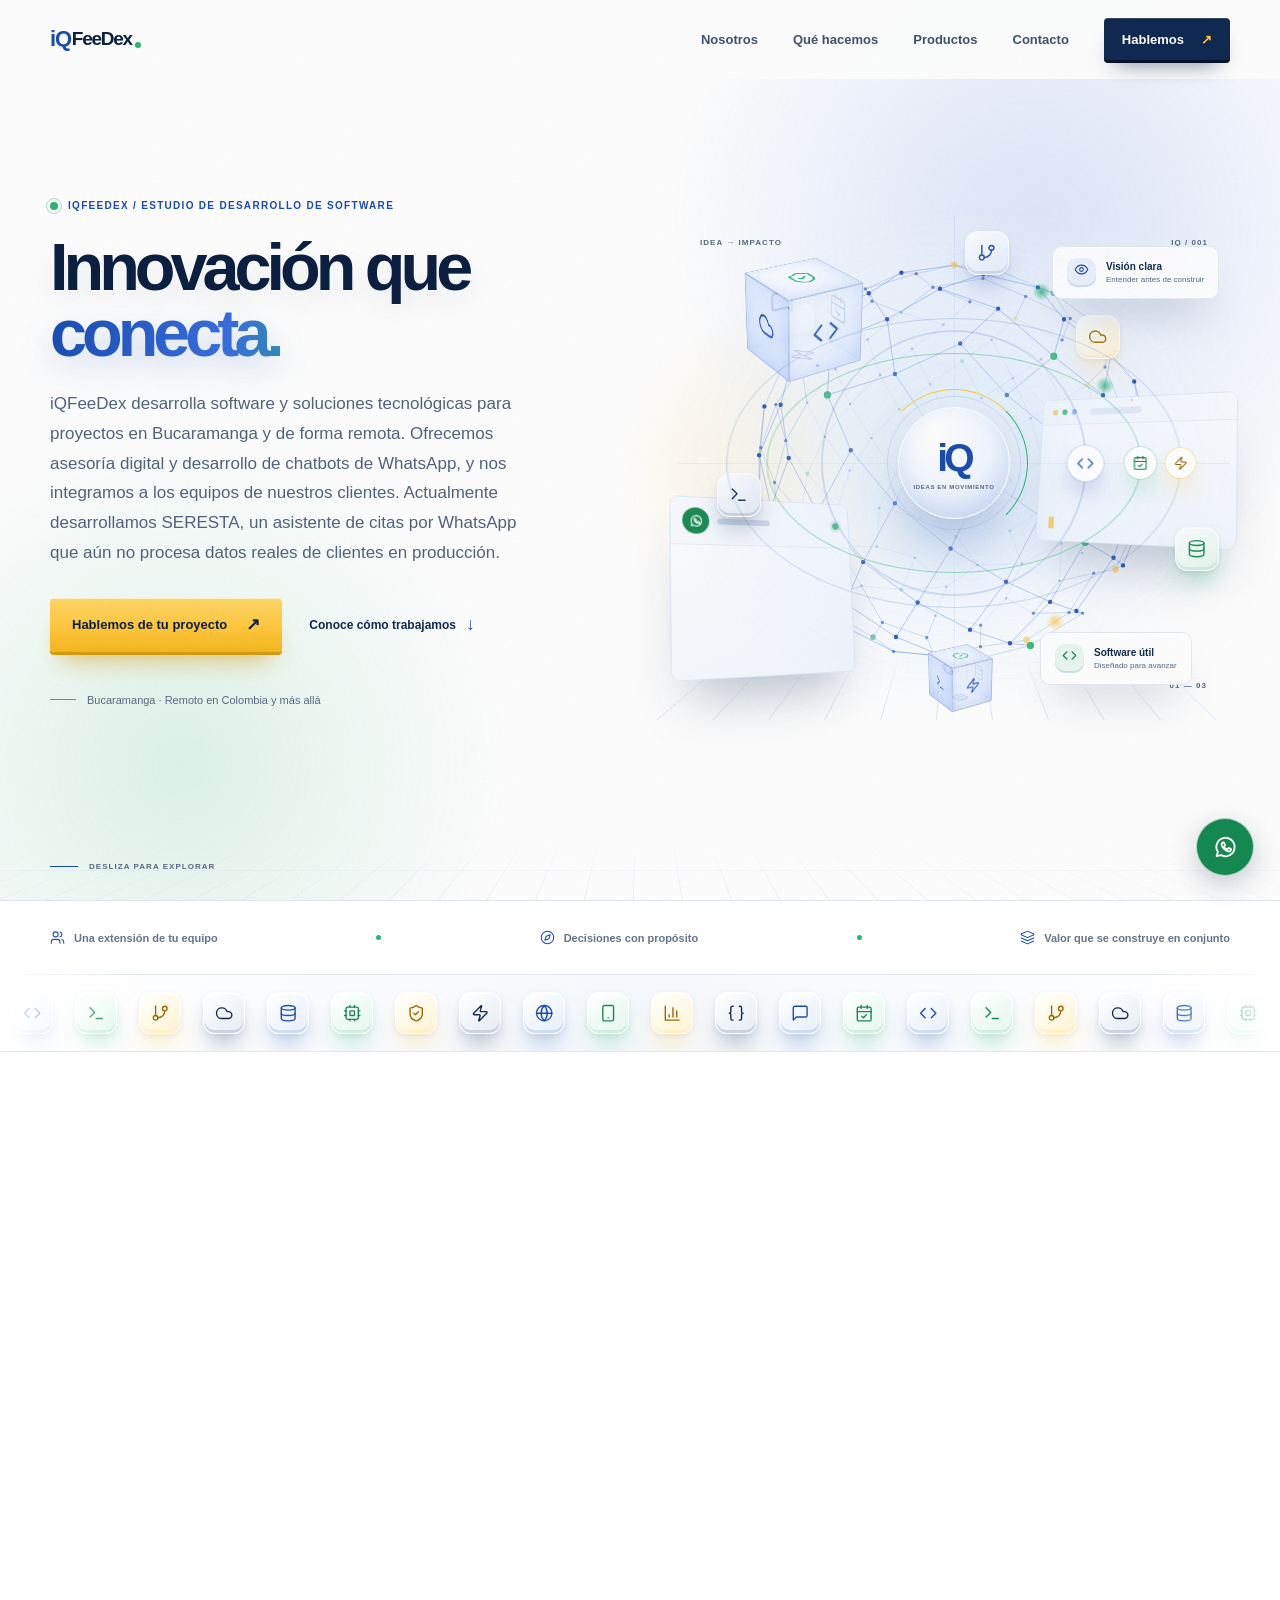
<file: index.html>
<!doctype html>
<html lang="es-CO">
  <head>
    <meta charset="utf-8">
    <meta name="viewport" content="width=device-width, initial-scale=1">
    <meta name="theme-color" content="#f6f8fc">
    <meta name="description" content="Desarrollo de software, asesoría digital y chatbots de WhatsApp en Bucaramanga y de forma remota. Conoce iQFeeDex y SERESTA, producto en desarrollo.">
    <meta name="robots" content="index, follow, max-image-preview:large">
    <meta name="author" content="iQFeeDex">
    <link rel="canonical" href="https://www.iqfeedex.bond/">
    <meta property="og:type" content="website">
    <meta property="og:locale" content="es_CO">
    <meta property="og:site_name" content="iQFeeDex">
    <meta property="og:url" content="https://www.iqfeedex.bond/">
    <meta property="og:title" content="iQFeeDex | Desarrollo de software en Bucaramanga">
    <meta property="og:description" content="Desarrollo de software, asesoría digital y chatbots de WhatsApp en Bucaramanga y de forma remota. Conoce iQFeeDex y SERESTA, producto en desarrollo.">
    <!-- TODO: exportar og-image.svg a og-image.png (1200×630) y actualizar esta URL -->
    <meta property="og:image" content="https://www.iqfeedex.bond/og-image.svg">
    <meta property="og:image:alt" content="iQFeeDex — Innovación que conecta">
    <meta name="twitter:card" content="summary_large_image">
    <meta name="twitter:title" content="iQFeeDex | Desarrollo de software en Bucaramanga">
    <meta name="twitter:description" content="Desarrollo de software, asesoría digital y chatbots de WhatsApp en Bucaramanga y de forma remota. Conoce iQFeeDex y SERESTA, producto en desarrollo.">
    <meta name="twitter:image" content="https://www.iqfeedex.bond/og-image.svg">
    <title>iQFeeDex | Desarrollo de software en Bucaramanga</title>
    <link rel="icon" href="/favicon.svg" type="image/svg+xml">
    <link rel="stylesheet" href="/assets/css/styles.css">
    <link rel="stylesheet" href="/assets/css/depth.css">
    <script type="application/ld+json">
      {
        "@context": "https://schema.org",
        "@graph": [
          {
            "@type": "Organization",
            "@id": "https://www.iqfeedex.bond/#organization",
            "name": "iQFeeDex",
            "url": "https://www.iqfeedex.bond/",
            "logo": "https://www.iqfeedex.bond/favicon.svg",
            "email": "Jfelipepabong@gmail.com",
            "telephone": "+573207792998",
            "description": "Desarrollo de software, asesoría digital y chatbots de WhatsApp para proyectos en Bucaramanga y de forma remota. SERESTA es un asistente de citas en desarrollo.",
            "slogan": "Innovación que conecta",
            "address": {
              "@type": "PostalAddress",
              "addressRegion": "Santander",
              "addressCountry": "CO"
            },
            "knowsAbout": ["Desarrollo de software", "Asesoría digital", "Chatbots de WhatsApp", "Creación de productos digitales", "Acompañamiento de producto"]
          },
          {
            "@type": "ProfessionalService",
            "@id": "https://www.iqfeedex.bond/#servicio",
            "name": "Estudio de desarrollo de software y soluciones tecnológicas",
            "provider": { "@id": "https://www.iqfeedex.bond/#organization" },
            "url": "https://www.iqfeedex.bond/",
            "email": "Jfelipepabong@gmail.com",
            "telephone": "+573207792998",
            "areaServed": ["Bucaramanga", "Colombia", "Worldwide"],
            "availableLanguage": ["Spanish"],
            "inLanguage": "es-CO"
          },
          {
            "@type": "WebSite",
            "@id": "https://www.iqfeedex.bond/#website",
            "url": "https://www.iqfeedex.bond/",
            "name": "iQFeeDex",
            "inLanguage": "es-CO",
            "publisher": { "@id": "https://www.iqfeedex.bond/#organization" }
          }
        ]
      }
    </script>
    <script type="module" src="/assets/js/main.js"></script>
  </head>
  <body id="top">
    <div class="preloader" aria-hidden="true">
      <span class="preloader__brand">iQ<span>Fee</span>Dex</span>
      <span class="preloader__line"></span>
    </div>
    <a class="skip-link" href="#contenido">Saltar al contenido</a>
    <iq-header></iq-header>
    <main id="contenido">
      <section class="hero section-wrap" data-story-scene aria-labelledby="hero-title">
        <div class="hero__copy">
          <p class="eyebrow hero-enter"><span class="status-dot"></span> iQFeeDex / Estudio de desarrollo de software</p>
          <h1 id="hero-title" class="hero-enter">Innovación que <span>conecta.</span></h1>
          <p class="hero__intro hero-enter">iQFeeDex desarrolla software y soluciones tecnológicas para proyectos en Bucaramanga y de forma remota. Ofrecemos asesoría digital y desarrollo de chatbots de WhatsApp, y nos integramos a los equipos de nuestros clientes. Actualmente desarrollamos SERESTA, un asistente de citas por WhatsApp que aún no procesa datos reales de clientes en producción.</p>
          <div class="hero__actions hero-enter">
            <a class="button button--yellow" href="#contacto">Hablemos de tu proyecto <span aria-hidden="true">↗</span></a>
            <a class="text-link" href="#enfoque">Conoce cómo trabajamos <span aria-hidden="true">↓</span></a>
          </div>
          <div class="hero__note hero-enter"><span class="hero__note-line"></span><span>Bucaramanga · Remoto en Colombia y más allá</span></div>
        </div>
        <div class="hero-art" role="img" aria-label="Ilustración abstracta de una red de ideas que se convierte en software">
          <div class="hero-art__system" aria-hidden="true">
            <div class="hero-art__nebula hero-art__nebula--one"></div>
            <div class="hero-art__nebula hero-art__nebula--two"></div>
            <div class="hero-art__glow"></div>
            <div class="orbit orbit--one"><span class="orbit__satellite orbit__satellite--blue"></span></div>
            <div class="orbit orbit--two"><span class="orbit__satellite orbit__satellite--green"></span></div>
            <div class="orbit orbit--three"><span class="orbit__satellite orbit__satellite--yellow"></span></div>
            <span class="hero-art__star hero-art__star--one"></span>
            <span class="hero-art__star hero-art__star--two"></span>
            <span class="hero-art__star hero-art__star--three"></span>
            <div class="orbit__core"><span>iQ</span><span class="orbit__core-caption">IDEAS EN MOVIMIENTO</span></div>
            <span class="hero-art__axis hero-art__axis--x"></span>
            <span class="hero-art__axis hero-art__axis--y"></span>
          </div>
          <div class="hero-art__topline"><span>IDEA → IMPACTO</span><span>IQ / 001</span></div>
          <div class="art-label art-label--top"><span class="art-label__icon">↗</span><span><b>Visión clara</b><small>Entender antes de construir</small></span></div>
          <div class="art-label art-label--bottom"><span class="art-label__icon art-label__icon--green">⌘</span><span><b>Software útil</b><small>Diseñado para avanzar</small></span></div>
          <span class="hero-art__index">01 — 03</span>
        </div>
        <div class="hero__scroll" aria-hidden="true"><span></span> DESLIZA PARA EXPLORAR</div>
      </section>

      <section class="signal-strip" aria-label="Nuestra forma de colaborar">
        <div class="signal-strip__inner">
          <span>Una extensión de tu equipo</span><i></i>
          <span>Decisiones con propósito</span><i></i>
          <span>Valor que se construye en conjunto</span>
        </div>
      </section>

      <section class="section section-wrap" id="enfoque" data-story-scene aria-labelledby="approach-title">
        <div class="section-heading reveal">
          <p class="eyebrow">01 / Nuestra manera de pensar</p>
          <h2 id="approach-title">Nos importa lo que pasa <span>después de entregar.</span></h2>
        </div>
        <div class="approach-grid">
          <p class="approach-grid__lead reveal">No vemos el software como una lista de tareas que se marca y se olvida. Nos gusta entender tu operación, aportar ideas y construir contigo algo que tenga sentido hoy y pueda crecer mañana.</p>
          <div class="approach-card reveal">
            <span class="approach-card__number">01</span>
            <span class="approach-card__mark">↗</span>
            <h3>Del mismo lado</h3>
            <p>Nos involucramos en tus objetivos para tomar decisiones como parte de tu equipo.</p>
          </div>
          <div class="approach-card approach-card--green reveal">
            <span class="approach-card__number">02</span>
            <span class="approach-card__mark">◎</span>
            <h3>Con sentido práctico</h3>
            <p>La tecnología importa cuando resuelve un problema real y mejora la forma de trabajar.</p>
          </div>
          <div class="approach-card approach-card--blue reveal">
            <span class="approach-card__number">03</span>
            <span class="approach-card__mark">⌁</span>
            <h3>Hecho para evolucionar</h3>
            <p>Construimos pensando en el cambio, con comunicación clara y mejoras continuas.</p>
          </div>
        </div>
      </section>

      <section class="services section-wrap" id="servicios" data-story-scene aria-labelledby="services-title">
        <div class="services__intro reveal">
          <p class="eyebrow eyebrow--light">02 / En qué podemos sumar</p>
          <h2 id="services-title">Tecnología con dirección. <span>Colaboración de verdad.</span></h2>
          <p>Nos integramos donde más valor podemos aportar: desde ordenar una idea hasta poner en marcha y hacer evolucionar una solución.</p>
          <a class="text-link text-link--light" href="#contacto">Cuéntanos qué necesitas <span aria-hidden="true">↗</span></a>
        </div>
        <div class="services__list">
          <article class="service-item reveal">
            <span class="service-item__index">01</span>
            <div><h3>Desarrollo de software</h3><p>Aplicaciones, herramientas y chatbots de WhatsApp pensados alrededor de tus procesos y tus usuarios.</p></div>
            <span class="service-item__arrow" aria-hidden="true">↗</span>
          </article>
          <article class="service-item reveal">
            <span class="service-item__index">02</span>
            <div><h3>Asesoramiento tecnológico</h3><p>Asesoría digital para entender opciones, priorizar y elegir el siguiente paso con claridad.</p></div>
            <span class="service-item__arrow" aria-hidden="true">↗</span>
          </article>
          <article class="service-item reveal">
            <span class="service-item__index">03</span>
            <div><h3>Acompañamiento de producto</h3><p>Colaboración cercana para convertir necesidades cambiantes en progreso constante.</p></div>
            <span class="service-item__arrow" aria-hidden="true">↗</span>
          </article>
        </div>
        <div class="services__footer"><span>PRIMERO ENTENDEMOS.</span><span>DESPUÉS CONSTRUIMOS.</span><span>Y SEGUIMOS CERCA.</span></div>
      </section>

      <section class="product-showcase section-wrap" id="productos" data-story-scene aria-labelledby="product-showcase-title">
        <div class="product-showcase__copy reveal">
          <p class="eyebrow">03 / Producto de iQFeeDex</p>
          <h2 id="product-showcase-title">SERESTA<span>, citas que empiezan conversando.</span></h2>
          <p>SERESTA es un asistente de citas por WhatsApp en desarrollo. Busca conectar la conversación del cliente con la disponibilidad del negocio y el calendario autorizado por su propietario. Aún no está en producción ni procesa datos reales de clientes.</p>
          <div class="product-showcase__status"><span class="status-dot"></span> En desarrollo · pruebas con datos sintéticos</div>
          <a class="text-link" href="/productos/seresta">Explora el producto <span aria-hidden="true">↗</span></a>
          <a class="text-link" href="/legal/privacidad">Consulta la política de privacidad <span aria-hidden="true">↗</span></a>
        </div>
        <a class="product-preview reveal" href="/productos/seresta" aria-label="Conocer SERESTA, asistente de citas por WhatsApp en desarrollo de iQFeeDex">
          <div class="product-preview__topline"><span>iQFeeDex / PRODUCT LAB</span><span>SERESTA · EN DESARROLLO</span></div>
          <div class="product-preview__window">
            <div class="product-preview__windowbar"><span>SERESTA / ASISTENTE DE CITAS</span><span class="product-preview__window-status">EN VALIDACIÓN</span></div>
            <div class="product-preview__windowbody">
              <span class="product-preview__overline">UN PRODUCTO DE iQFeeDex</span>
              <strong>De una conversación<br> a una cita organizada.</strong>
              <div class="product-preview__chips"><span>Solicitudes</span><span>Agenda</span><span>Seguimiento</span></div>
            </div>
          </div>
          <div class="product-preview__footer"><span>ILUSTRACIÓN · NO ES LA INTERFAZ FUNCIONAL</span><span>VER PRODUCTO ↗</span></div>
        </a>
      </section>

      <section class="process section section-wrap" data-story-scene aria-labelledby="process-title">
        <div class="section-heading reveal">
          <p class="eyebrow">04 / Así avanzamos</p>
          <h2 id="process-title">Un proceso claro.</h2>
        </div>
        <div class="process__steps">
          <article class="process-step reveal"><span class="process-step__number">01</span><span class="process-step__line"></span><h3>Escuchar</h3><p>Conocemos tu contexto, tus retos y lo que quieres lograr.</p></article>
          <article class="process-step reveal"><span class="process-step__number">02</span><span class="process-step__line"></span><h3>Enfocar</h3><p>Convertimos lo que descubrimos en prioridades y próximos pasos concretos.</p></article>
          <article class="process-step reveal"><span class="process-step__number">03</span><span class="process-step__line"></span><h3>Construir</h3><p>Desarrollamos contigo, compartiendo avances y aprendiendo en el camino.</p></article>
          <article class="process-step reveal"><span class="process-step__number">04</span><span class="process-step__line"></span><h3>Evolucionar</h3><p>Medimos, ajustamos y seguimos mejorando en función de lo que necesitas.</p></article>
        </div>
      </section>

      <section class="contact section-wrap" id="contacto" data-story-scene aria-labelledby="contact-title">
        <div class="contact__orb" aria-hidden="true"></div>
        <div class="contact__copy reveal">
          <p class="eyebrow eyebrow--light"><span class="status-dot"></span> El siguiente paso empieza conversando</p>
          <h2 id="contact-title">¿Y si construimos <span>algo que importe?</span></h2>
          <p>Cuéntanos qué estás imaginando, qué te está frenando o qué te gustaría mejorar. Nos encantará escucharte.</p>
        </div>
        <div class="contact__actions reveal">
          <a class="button button--yellow" href="mailto:Jfelipepabong@gmail.com?subject=Hablemos%20de%20un%20proyecto">Escríbenos un correo <span aria-hidden="true">↗</span></a>
          <a class="contact__detail" href="tel:+573207792998"><span>También puedes llamarnos</span><b>+57 320 779 2998</b></a>
        </div>
        <span class="contact__signature">iQFeeDex / COL — REMOTO</span>
      </section>
    </main>
    <iq-footer data-story-scene></iq-footer>
  </body>
</html>
</file>
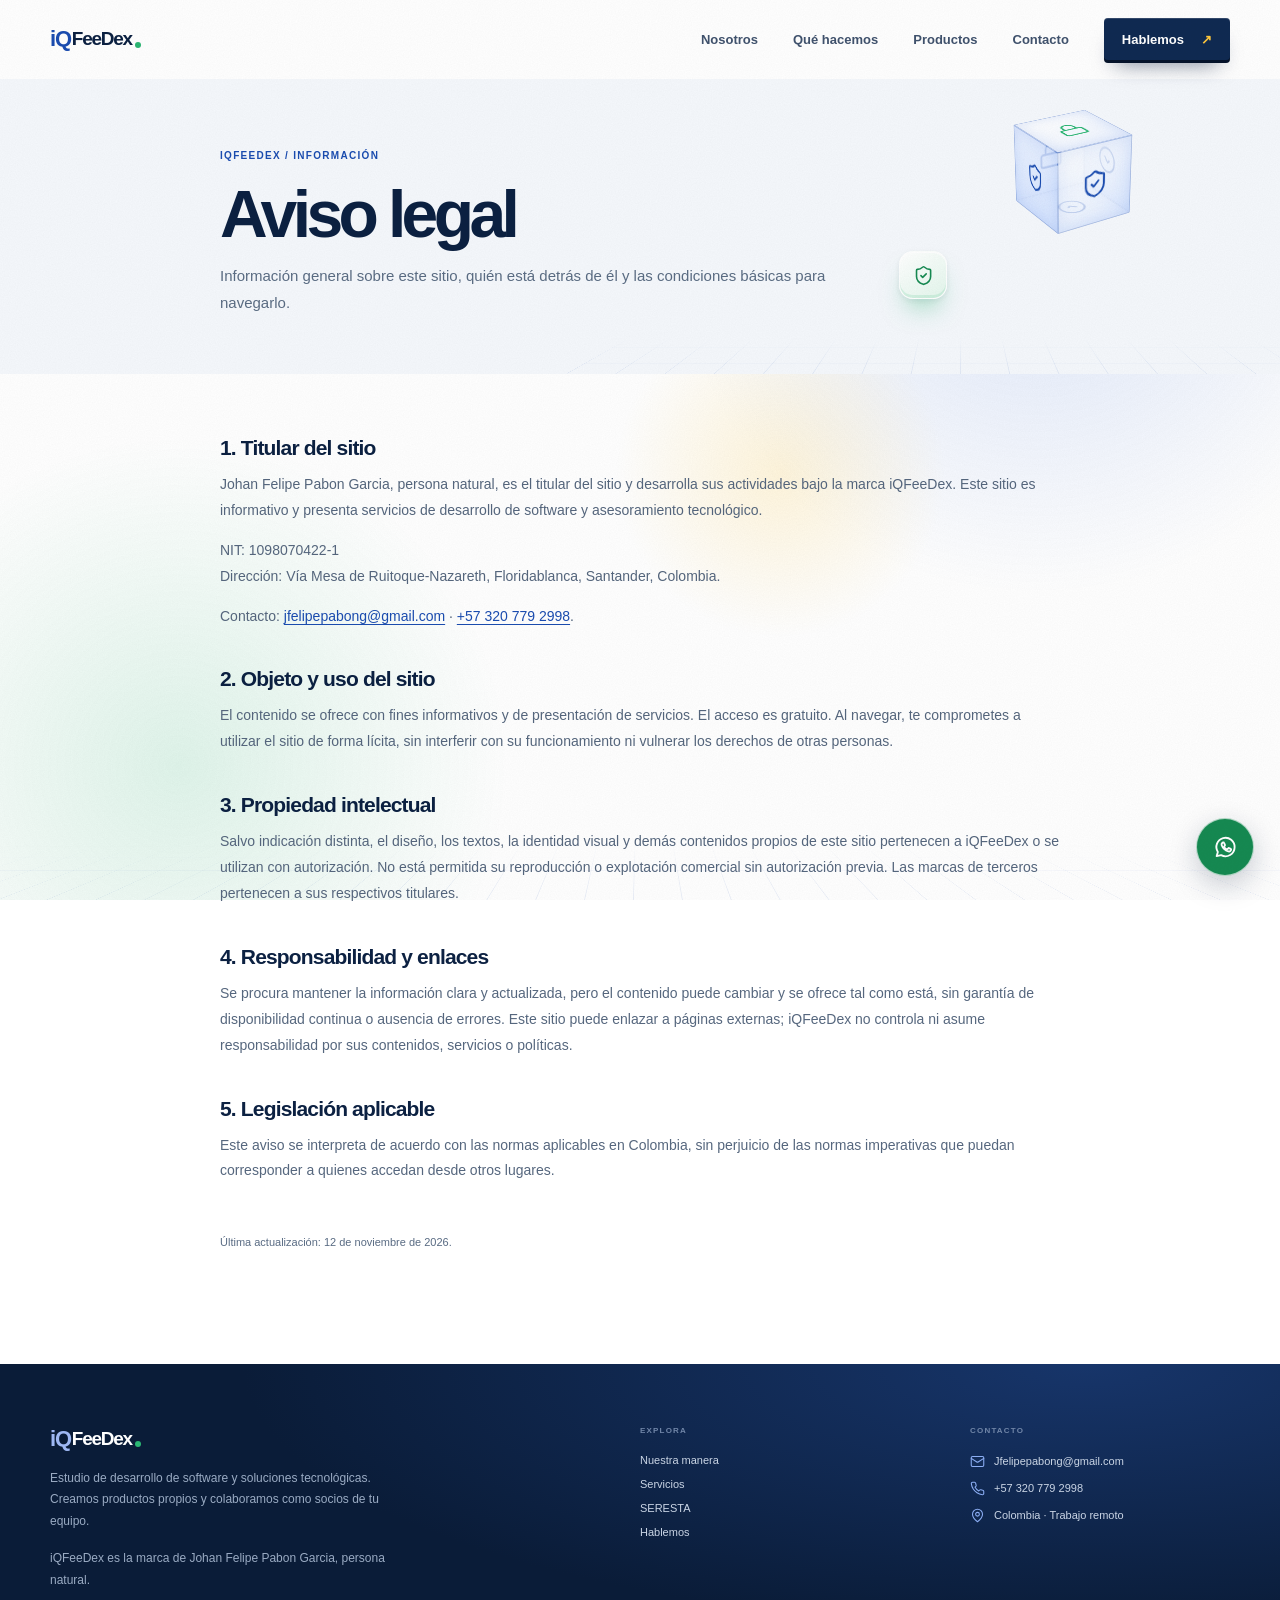
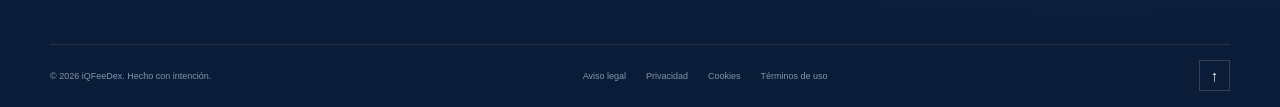
<file: legal/aviso-legal.html>
<!doctype html>
<html lang="es-CO">
  <head>
    <meta charset="utf-8">
    <meta name="viewport" content="width=device-width, initial-scale=1">
    <meta name="theme-color" content="#f6f8fc">
    <meta name="description" content="Información sobre la titularidad, contacto y condiciones de acceso al sitio de iQFeeDex.">
    <link rel="canonical" href="https://www.iqfeedex.bond/legal/aviso-legal">
    <meta property="og:type" content="website">
    <meta property="og:locale" content="es_CO">
    <meta property="og:site_name" content="iQFeeDex">
    <title>Aviso legal — iQFeeDex</title>
    <link rel="icon" href="/favicon.svg" type="image/svg+xml">
    <link rel="stylesheet" href="/assets/css/styles.css">
    <link rel="stylesheet" href="/assets/css/depth.css">
    <script type="module" src="/assets/js/main.js"></script>
  </head>
  <body id="top">
    <a class="skip-link" href="#contenido">Saltar al contenido</a>
    <iq-header></iq-header>
    <main id="contenido">
      <header class="legal-hero"><div class="legal-hero__inner"><p class="eyebrow">iQFeeDex / Información</p><h1>Aviso legal</h1><p>Información general sobre este sitio, quién está detrás de él y las condiciones básicas para navegarlo.</p></div></header>
      <article class="legal-content">
        <section><h2>1. Titular del sitio</h2><p>Johan Felipe Pabon Garcia, persona natural, es el titular del sitio y desarrolla sus actividades bajo la marca iQFeeDex. Este sitio es informativo y presenta servicios de desarrollo de software y asesoramiento tecnológico.</p><p>NIT: 1098070422-1<br>Dirección: Vía Mesa de Ruitoque-Nazareth, Floridablanca, Santander, Colombia.</p><p>Contacto: <a href="mailto:jfelipepabong@gmail.com">jfelipepabong@gmail.com</a> · <a href="tel:+573207792998">+57 320 779 2998</a>.</p></section>
        <section><h2>2. Objeto y uso del sitio</h2><p>El contenido se ofrece con fines informativos y de presentación de servicios. El acceso es gratuito. Al navegar, te comprometes a utilizar el sitio de forma lícita, sin interferir con su funcionamiento ni vulnerar los derechos de otras personas.</p></section>
        <section><h2>3. Propiedad intelectual</h2><p>Salvo indicación distinta, el diseño, los textos, la identidad visual y demás contenidos propios de este sitio pertenecen a iQFeeDex o se utilizan con autorización. No está permitida su reproducción o explotación comercial sin autorización previa. Las marcas de terceros pertenecen a sus respectivos titulares.</p></section>
        <section><h2>4. Responsabilidad y enlaces</h2><p>Se procura mantener la información clara y actualizada, pero el contenido puede cambiar y se ofrece tal como está, sin garantía de disponibilidad continua o ausencia de errores. Este sitio puede enlazar a páginas externas; iQFeeDex no controla ni asume responsabilidad por sus contenidos, servicios o políticas.</p></section>
        <section><h2>5. Legislación aplicable</h2><p>Este aviso se interpreta de acuerdo con las normas aplicables en Colombia, sin perjuicio de las normas imperativas que puedan corresponder a quienes accedan desde otros lugares.</p></section>
        <p class="legal-updated">Última actualización: 12 de noviembre de 2026.</p>
      </article>
    </main>
    <iq-footer></iq-footer>
  </body>
</html>
</file>
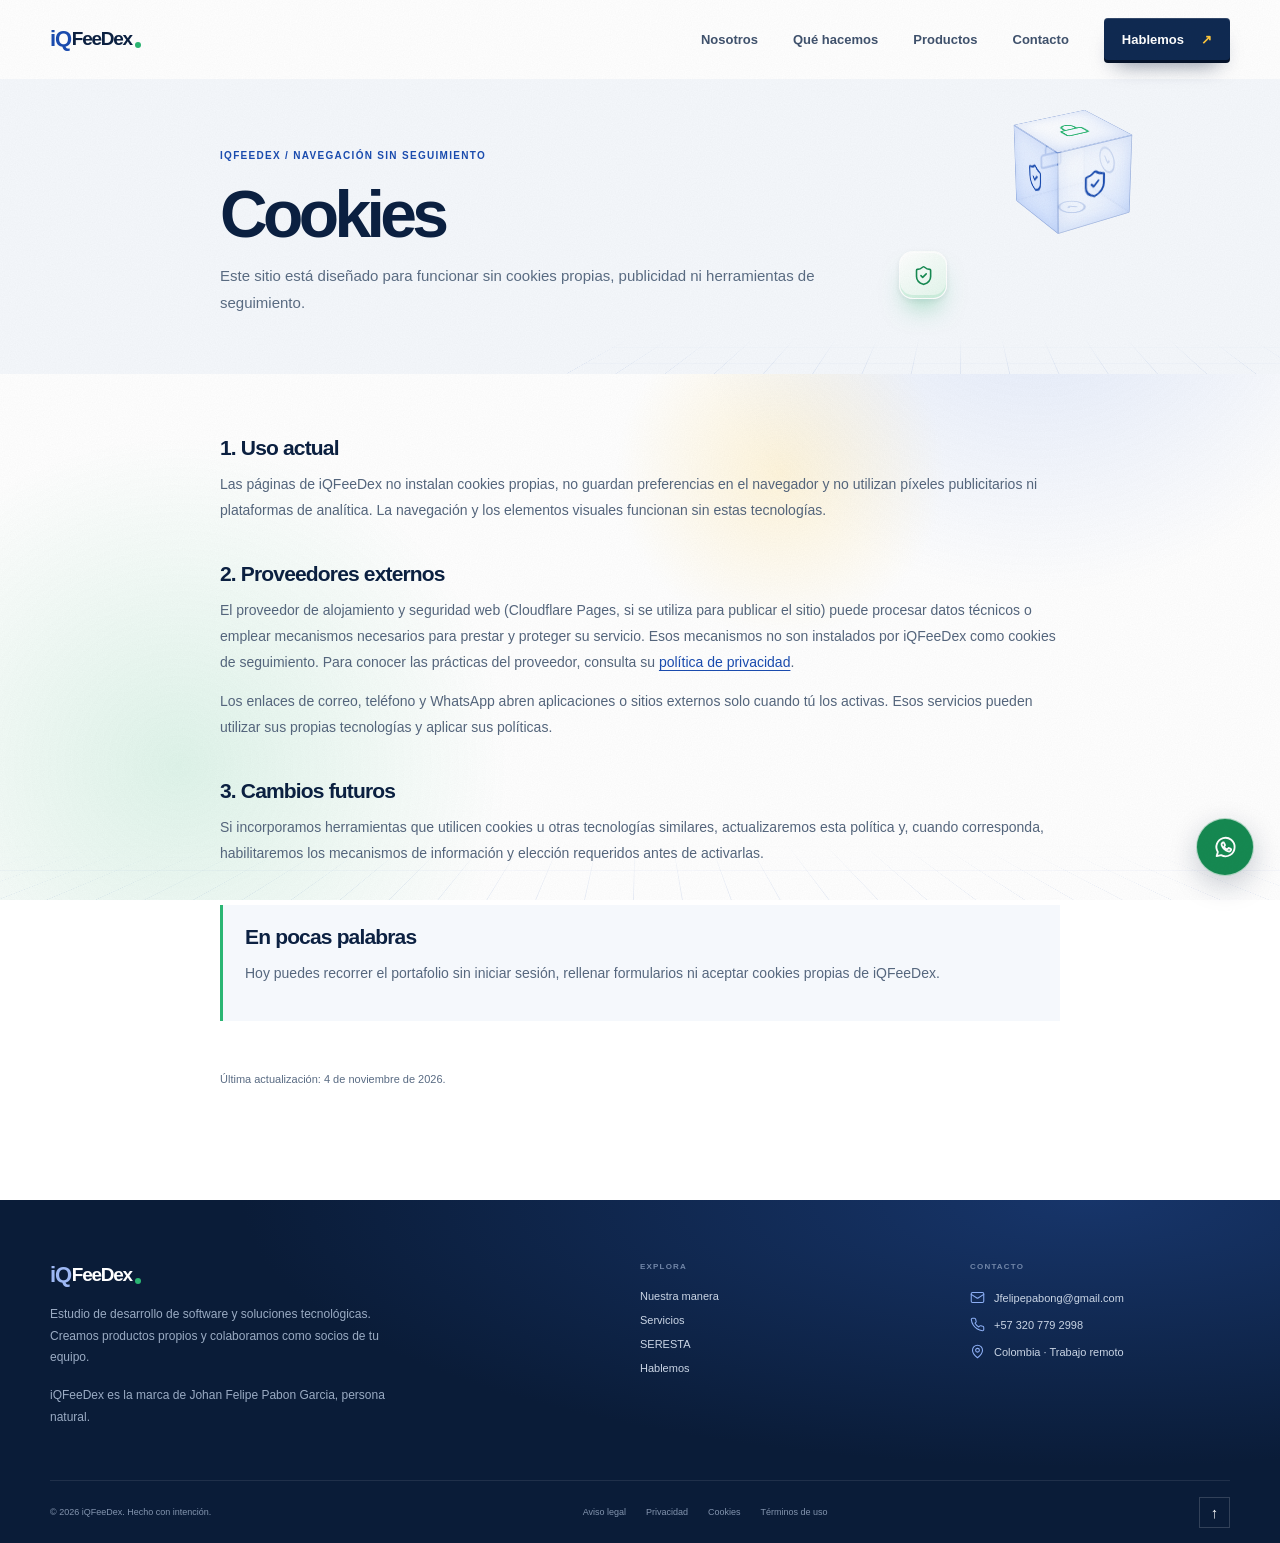
<file: legal/cookies.html>
<!doctype html>
<html lang="es-CO">
  <head>
    <meta charset="utf-8">
    <meta name="viewport" content="width=device-width, initial-scale=1">
    <meta name="theme-color" content="#f6f8fc">
    <meta name="description" content="Política de cookies de iQFeeDex: este portafolio no instala cookies propias ni tecnologías de seguimiento.">
    <link rel="canonical" href="https://www.iqfeedex.bond/legal/cookies">
    <meta property="og:type" content="website">
    <meta property="og:locale" content="es_CO">
    <meta property="og:site_name" content="iQFeeDex">
    <title>Política de cookies — iQFeeDex</title>
    <link rel="icon" href="/favicon.svg" type="image/svg+xml">
    <link rel="stylesheet" href="/assets/css/styles.css">
    <link rel="stylesheet" href="/assets/css/depth.css">
    <script type="module" src="/assets/js/main.js"></script>
  </head>
  <body id="top">
    <a class="skip-link" href="#contenido">Saltar al contenido</a>
    <iq-header></iq-header>
    <main id="contenido">
      <header class="legal-hero"><div class="legal-hero__inner"><p class="eyebrow">iQFeeDex / Navegación sin seguimiento</p><h1>Cookies</h1><p>Este sitio está diseñado para funcionar sin cookies propias, publicidad ni herramientas de seguimiento.</p></div></header>
      <article class="legal-content">
        <section><h2>1. Uso actual</h2><p>Las páginas de iQFeeDex no instalan cookies propias, no guardan preferencias en el navegador y no utilizan píxeles publicitarios ni plataformas de analítica. La navegación y los elementos visuales funcionan sin estas tecnologías.</p></section>
        <section><h2>2. Proveedores externos</h2><p>El proveedor de alojamiento y seguridad web (Cloudflare Pages, si se utiliza para publicar el sitio) puede procesar datos técnicos o emplear mecanismos necesarios para prestar y proteger su servicio. Esos mecanismos no son instalados por iQFeeDex como cookies de seguimiento. Para conocer las prácticas del proveedor, consulta su <a href="https://www.cloudflare.com/privacypolicy/" target="_blank" rel="noopener noreferrer">política de privacidad</a>.</p><p>Los enlaces de correo, teléfono y WhatsApp abren aplicaciones o sitios externos solo cuando tú los activas. Esos servicios pueden utilizar sus propias tecnologías y aplicar sus políticas.</p></section>
        <section><h2>3. Cambios futuros</h2><p>Si incorporamos herramientas que utilicen cookies u otras tecnologías similares, actualizaremos esta política y, cuando corresponda, habilitaremos los mecanismos de información y elección requeridos antes de activarlas.</p></section>
        <section class="legal-callout"><h2>En pocas palabras</h2><p>Hoy puedes recorrer el portafolio sin iniciar sesión, rellenar formularios ni aceptar cookies propias de iQFeeDex.</p></section>
        <p class="legal-updated">Última actualización: 4 de noviembre de 2026.</p>
      </article>
    </main>
    <iq-footer></iq-footer>
  </body>
</html>
</file>
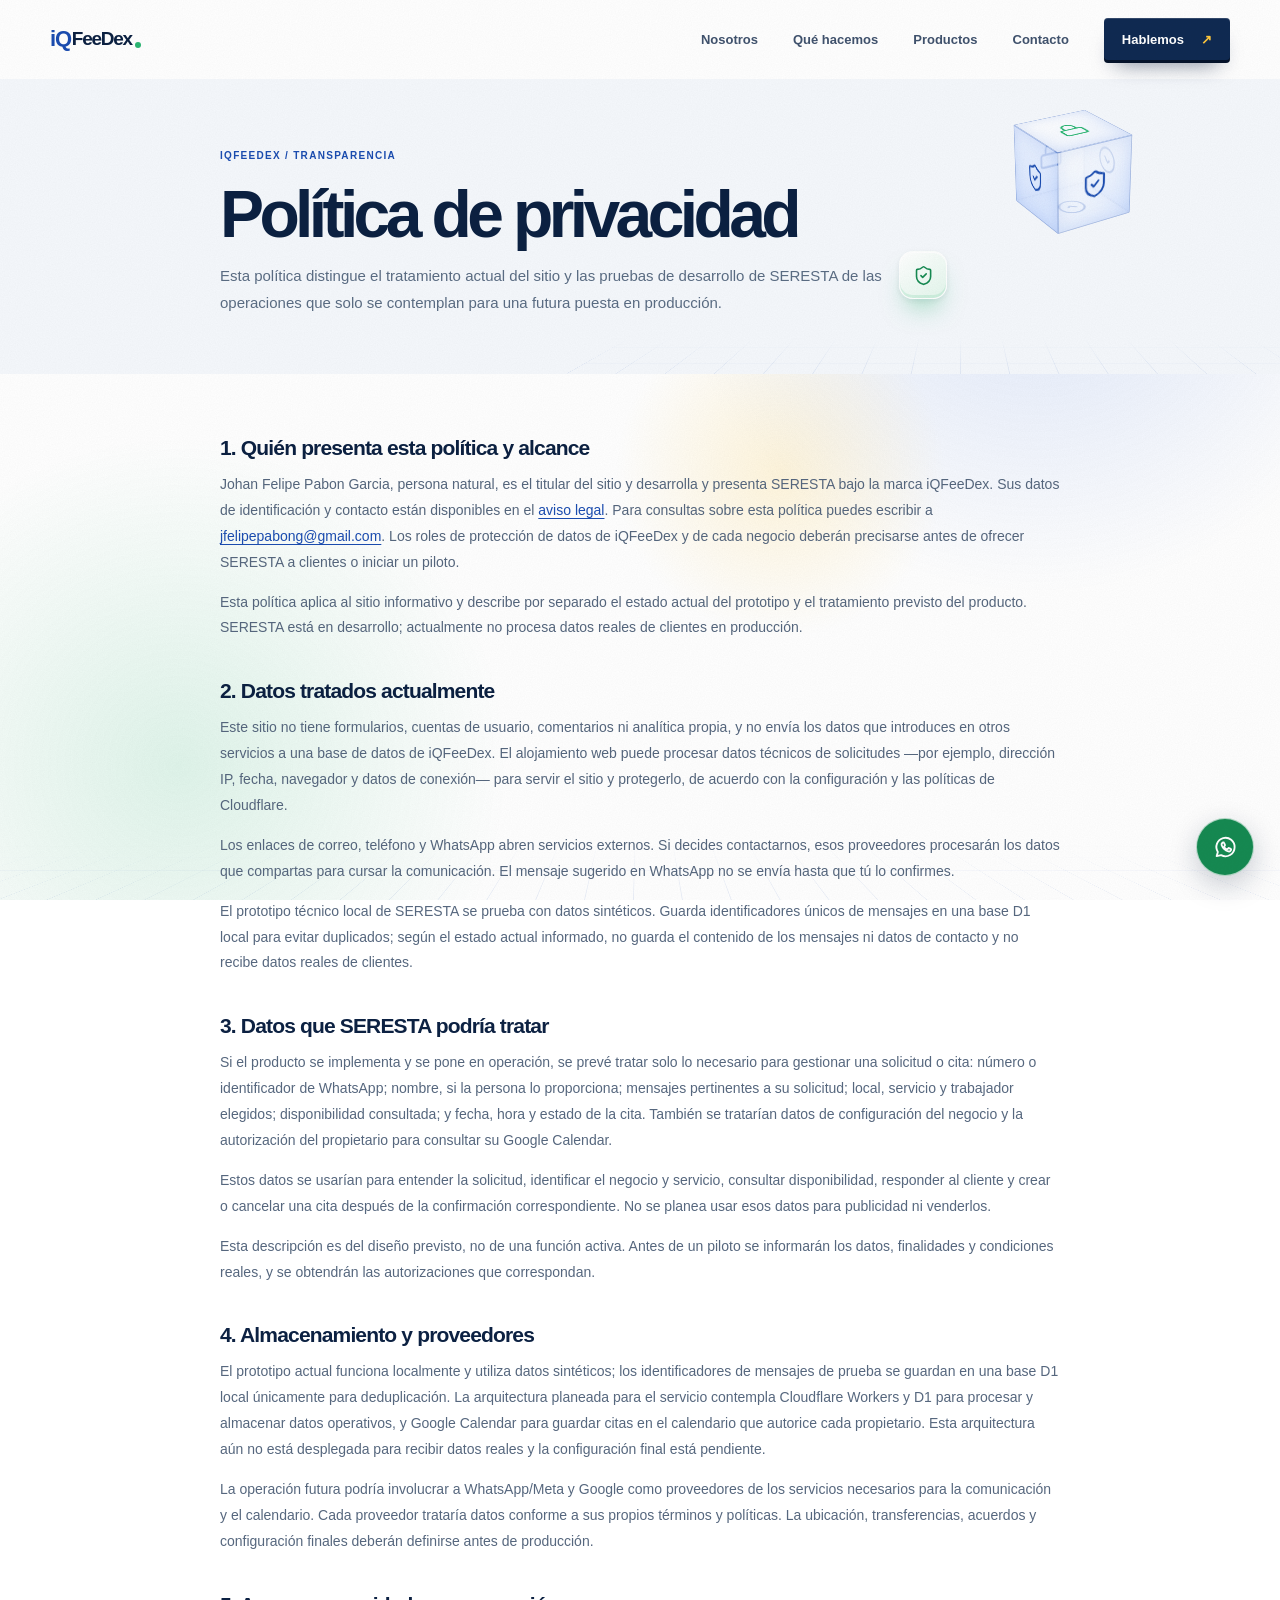
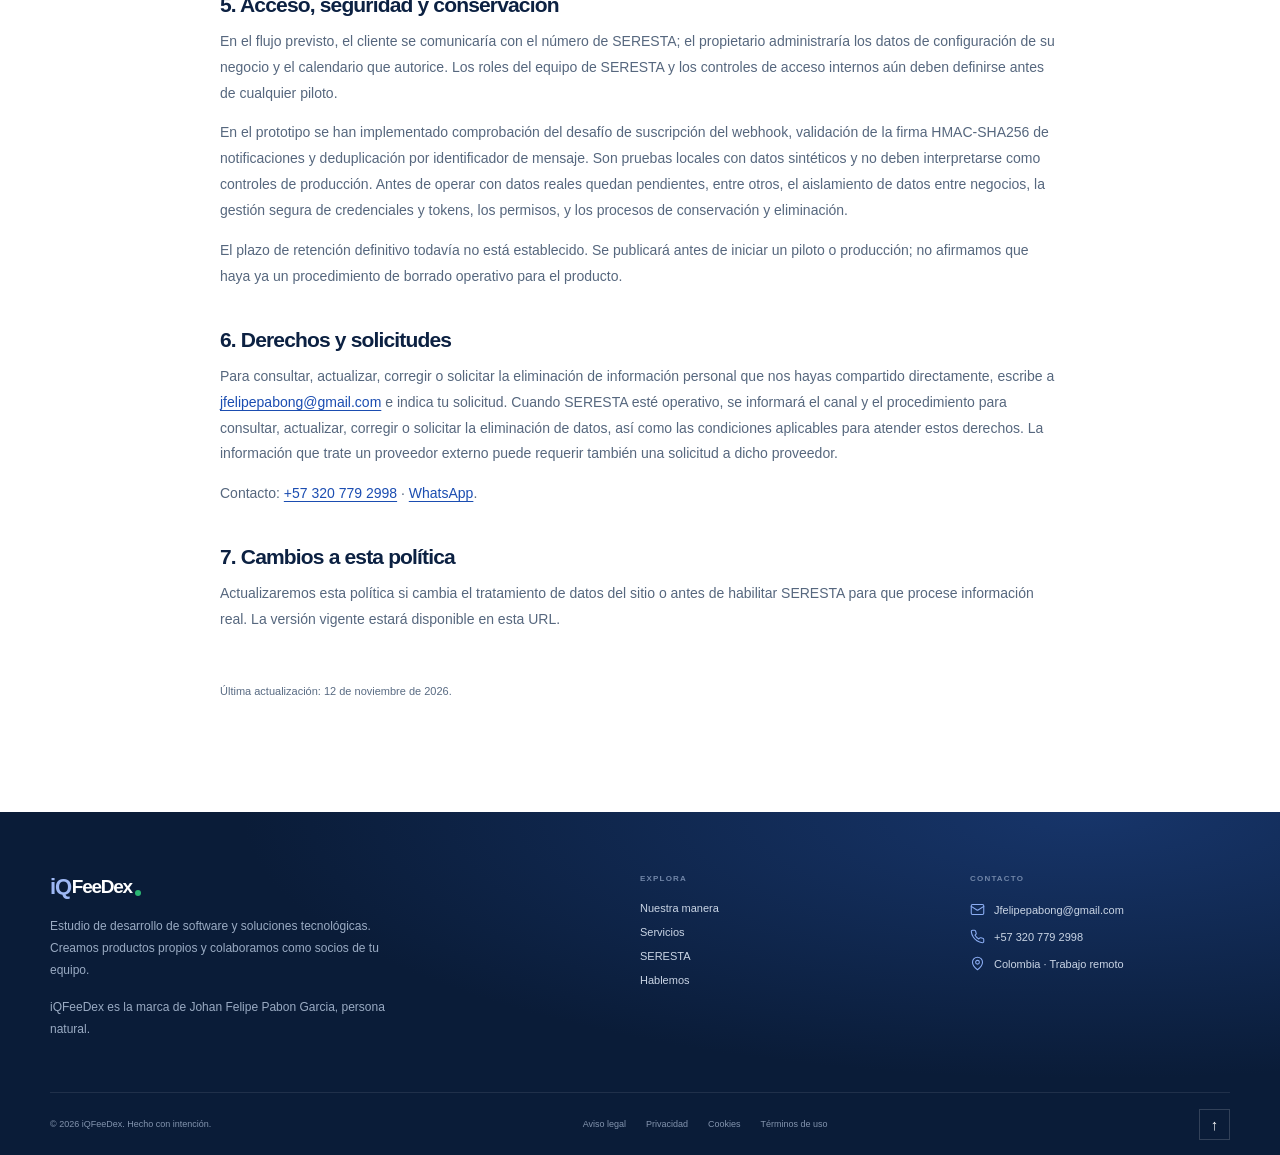
<file: legal/privacidad.html>
<!doctype html>
<html lang="es-CO">
  <head>
    <meta charset="utf-8">
    <meta name="viewport" content="width=device-width, initial-scale=1">
    <meta name="theme-color" content="#f6f8fc">
    <meta name="description" content="Política de privacidad de iQFeeDex y SERESTA: datos que se tratan hoy, uso previsto, almacenamiento, protección y derechos de las personas.">
    <meta name="robots" content="index, follow">
    <link rel="canonical" href="https://www.iqfeedex.bond/legal/privacidad">
    <meta property="og:type" content="website">
    <meta property="og:locale" content="es_CO">
    <meta property="og:site_name" content="iQFeeDex">
    <meta property="og:url" content="https://www.iqfeedex.bond/legal/privacidad">
    <meta property="og:title" content="Política de privacidad — iQFeeDex y SERESTA">
    <meta property="og:description" content="Información sobre el tratamiento actual y previsto de datos en iQFeeDex y SERESTA.">
    <title>Política de privacidad — iQFeeDex</title>
    <link rel="icon" href="/favicon.svg" type="image/svg+xml">
    <link rel="stylesheet" href="/assets/css/styles.css">
    <link rel="stylesheet" href="/assets/css/depth.css">
    <script type="module" src="/assets/js/main.js"></script>
  </head>
  <body id="top">
    <a class="skip-link" href="#contenido">Saltar al contenido</a>
    <iq-header></iq-header>
    <main id="contenido">
      <header class="legal-hero"><div class="legal-hero__inner"><p class="eyebrow">iQFeeDex / Transparencia</p><h1>Política de privacidad</h1><p>Esta política distingue el tratamiento actual del sitio y las pruebas de desarrollo de SERESTA de las operaciones que solo se contemplan para una futura puesta en producción.</p></div></header>
      <article class="legal-content">
        <section><h2>1. Quién presenta esta política y alcance</h2><p>Johan Felipe Pabon Garcia, persona natural, es el titular del sitio y desarrolla y presenta SERESTA bajo la marca iQFeeDex. Sus datos de identificación y contacto están disponibles en el <a href="/legal/aviso-legal">aviso legal</a>. Para consultas sobre esta política puedes escribir a <a href="mailto:jfelipepabong@gmail.com">jfelipepabong@gmail.com</a>. Los roles de protección de datos de iQFeeDex y de cada negocio deberán precisarse antes de ofrecer SERESTA a clientes o iniciar un piloto.</p><p>Esta política aplica al sitio informativo y describe por separado el estado actual del prototipo y el tratamiento previsto del producto. SERESTA está en desarrollo; actualmente no procesa datos reales de clientes en producción.</p></section>
        <section><h2>2. Datos tratados actualmente</h2><p>Este sitio no tiene formularios, cuentas de usuario, comentarios ni analítica propia, y no envía los datos que introduces en otros servicios a una base de datos de iQFeeDex. El alojamiento web puede procesar datos técnicos de solicitudes —por ejemplo, dirección IP, fecha, navegador y datos de conexión— para servir el sitio y protegerlo, de acuerdo con la configuración y las políticas de Cloudflare.</p><p>Los enlaces de correo, teléfono y WhatsApp abren servicios externos. Si decides contactarnos, esos proveedores procesarán los datos que compartas para cursar la comunicación. El mensaje sugerido en WhatsApp no se envía hasta que tú lo confirmes.</p><p>El prototipo técnico local de SERESTA se prueba con datos sintéticos. Guarda identificadores únicos de mensajes en una base D1 local para evitar duplicados; según el estado actual informado, no guarda el contenido de los mensajes ni datos de contacto y no recibe datos reales de clientes.</p></section>
        <section><h2>3. Datos que SERESTA podría tratar</h2><p>Si el producto se implementa y se pone en operación, se prevé tratar solo lo necesario para gestionar una solicitud o cita: número o identificador de WhatsApp; nombre, si la persona lo proporciona; mensajes pertinentes a su solicitud; local, servicio y trabajador elegidos; disponibilidad consultada; y fecha, hora y estado de la cita. También se tratarían datos de configuración del negocio y la autorización del propietario para consultar su Google Calendar.</p><p>Estos datos se usarían para entender la solicitud, identificar el negocio y servicio, consultar disponibilidad, responder al cliente y crear o cancelar una cita después de la confirmación correspondiente. No se planea usar esos datos para publicidad ni venderlos.</p><p>Esta descripción es del diseño previsto, no de una función activa. Antes de un piloto se informarán los datos, finalidades y condiciones reales, y se obtendrán las autorizaciones que correspondan.</p></section>
        <section><h2>4. Almacenamiento y proveedores</h2><p>El prototipo actual funciona localmente y utiliza datos sintéticos; los identificadores de mensajes de prueba se guardan en una base D1 local únicamente para deduplicación. La arquitectura planeada para el servicio contempla Cloudflare Workers y D1 para procesar y almacenar datos operativos, y Google Calendar para guardar citas en el calendario que autorice cada propietario. Esta arquitectura aún no está desplegada para recibir datos reales y la configuración final está pendiente.</p><p>La operación futura podría involucrar a WhatsApp/Meta y Google como proveedores de los servicios necesarios para la comunicación y el calendario. Cada proveedor trataría datos conforme a sus propios términos y políticas. La ubicación, transferencias, acuerdos y configuración finales deberán definirse antes de producción.</p></section>
        <section><h2>5. Acceso, seguridad y conservación</h2><p>En el flujo previsto, el cliente se comunicaría con el número de SERESTA; el propietario administraría los datos de configuración de su negocio y el calendario que autorice. Los roles del equipo de SERESTA y los controles de acceso internos aún deben definirse antes de cualquier piloto.</p><p>En el prototipo se han implementado comprobación del desafío de suscripción del webhook, validación de la firma HMAC-SHA256 de notificaciones y deduplicación por identificador de mensaje. Son pruebas locales con datos sintéticos y no deben interpretarse como controles de producción. Antes de operar con datos reales quedan pendientes, entre otros, el aislamiento de datos entre negocios, la gestión segura de credenciales y tokens, los permisos, y los procesos de conservación y eliminación.</p><p>El plazo de retención definitivo todavía no está establecido. Se publicará antes de iniciar un piloto o producción; no afirmamos que haya ya un procedimiento de borrado operativo para el producto.</p></section>
        <section><h2>6. Derechos y solicitudes</h2><p>Para consultar, actualizar, corregir o solicitar la eliminación de información personal que nos hayas compartido directamente, escribe a <a href="mailto:jfelipepabong@gmail.com">jfelipepabong@gmail.com</a> e indica tu solicitud. Cuando SERESTA esté operativo, se informará el canal y el procedimiento para consultar, actualizar, corregir o solicitar la eliminación de datos, así como las condiciones aplicables para atender estos derechos. La información que trate un proveedor externo puede requerir también una solicitud a dicho proveedor.</p><p>Contacto: <a href="tel:+573207792998">+57 320 779 2998</a> · <a href="https://wa.me/573207792998" target="_blank" rel="noopener noreferrer">WhatsApp</a>.</p></section>
        <section><h2>7. Cambios a esta política</h2><p>Actualizaremos esta política si cambia el tratamiento de datos del sitio o antes de habilitar SERESTA para que procese información real. La versión vigente estará disponible en esta URL.</p></section>
        <p class="legal-updated">Última actualización: 12 de noviembre de 2026.</p>
      </article>
    </main>
    <iq-footer></iq-footer>
  </body>
</html>
</file>
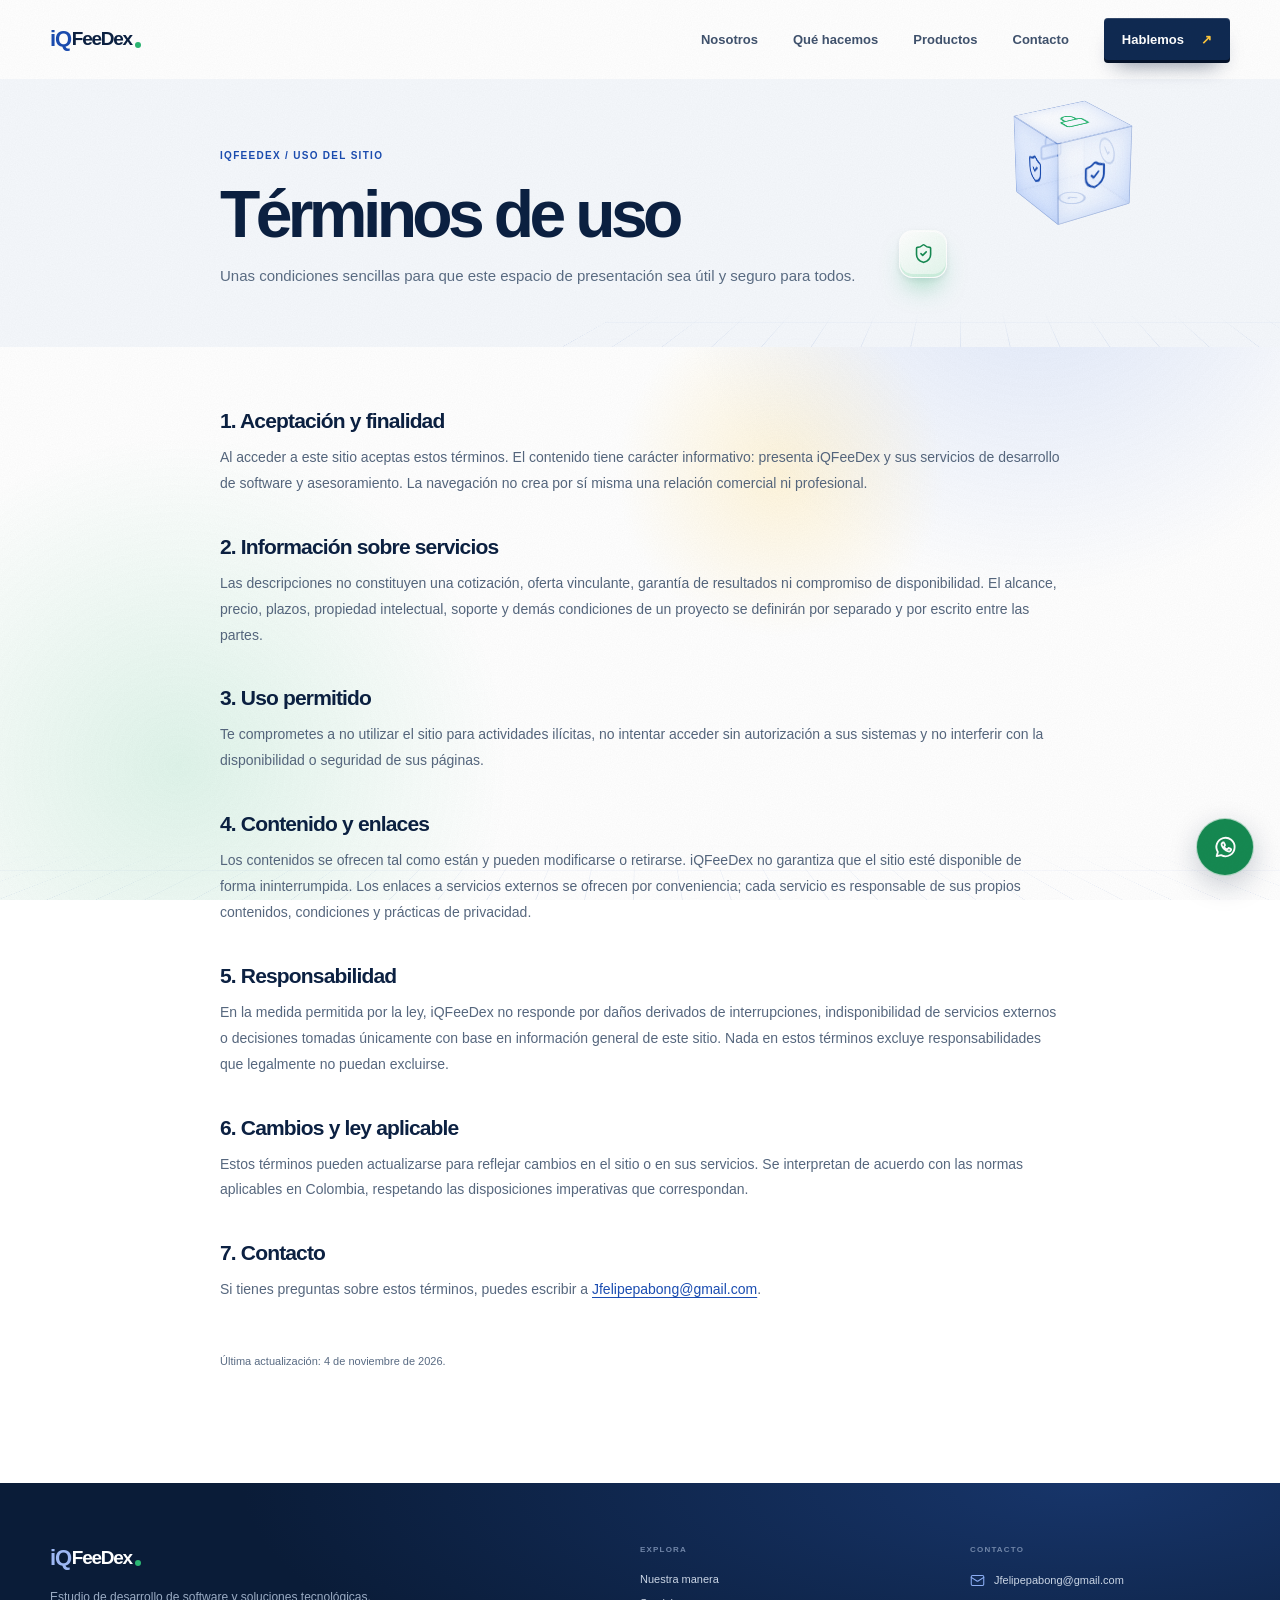
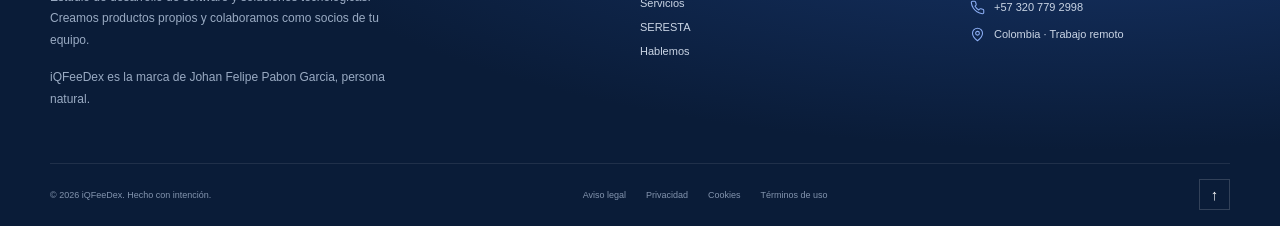
<file: legal/terminos.html>
<!doctype html>
<html lang="es-CO">
  <head>
    <meta charset="utf-8">
    <meta name="viewport" content="width=device-width, initial-scale=1">
    <meta name="theme-color" content="#f6f8fc">
    <meta name="description" content="Términos de uso del sitio de iQFeeDex, portafolio informativo de desarrollo de software y asesoramiento.">
    <link rel="canonical" href="https://www.iqfeedex.bond/legal/terminos">
    <meta property="og:type" content="website">
    <meta property="og:locale" content="es_CO">
    <meta property="og:site_name" content="iQFeeDex">
    <title>Términos de uso — iQFeeDex</title>
    <link rel="icon" href="/favicon.svg" type="image/svg+xml">
    <link rel="stylesheet" href="/assets/css/styles.css">
    <link rel="stylesheet" href="/assets/css/depth.css">
    <script type="module" src="/assets/js/main.js"></script>
  </head>
  <body id="top">
    <a class="skip-link" href="#contenido">Saltar al contenido</a>
    <iq-header></iq-header>
    <main id="contenido">
      <header class="legal-hero"><div class="legal-hero__inner"><p class="eyebrow">iQFeeDex / Uso del sitio</p><h1>Términos de uso</h1><p>Unas condiciones sencillas para que este espacio de presentación sea útil y seguro para todos.</p></div></header>
      <article class="legal-content">
        <section><h2>1. Aceptación y finalidad</h2><p>Al acceder a este sitio aceptas estos términos. El contenido tiene carácter informativo: presenta iQFeeDex y sus servicios de desarrollo de software y asesoramiento. La navegación no crea por sí misma una relación comercial ni profesional.</p></section>
        <section><h2>2. Información sobre servicios</h2><p>Las descripciones no constituyen una cotización, oferta vinculante, garantía de resultados ni compromiso de disponibilidad. El alcance, precio, plazos, propiedad intelectual, soporte y demás condiciones de un proyecto se definirán por separado y por escrito entre las partes.</p></section>
        <section><h2>3. Uso permitido</h2><p>Te comprometes a no utilizar el sitio para actividades ilícitas, no intentar acceder sin autorización a sus sistemas y no interferir con la disponibilidad o seguridad de sus páginas.</p></section>
        <section><h2>4. Contenido y enlaces</h2><p>Los contenidos se ofrecen tal como están y pueden modificarse o retirarse. iQFeeDex no garantiza que el sitio esté disponible de forma ininterrumpida. Los enlaces a servicios externos se ofrecen por conveniencia; cada servicio es responsable de sus propios contenidos, condiciones y prácticas de privacidad.</p></section>
        <section><h2>5. Responsabilidad</h2><p>En la medida permitida por la ley, iQFeeDex no responde por daños derivados de interrupciones, indisponibilidad de servicios externos o decisiones tomadas únicamente con base en información general de este sitio. Nada en estos términos excluye responsabilidades que legalmente no puedan excluirse.</p></section>
        <section><h2>6. Cambios y ley aplicable</h2><p>Estos términos pueden actualizarse para reflejar cambios en el sitio o en sus servicios. Se interpretan de acuerdo con las normas aplicables en Colombia, respetando las disposiciones imperativas que correspondan.</p></section>
        <section><h2>7. Contacto</h2><p>Si tienes preguntas sobre estos términos, puedes escribir a <a href="mailto:Jfelipepabong@gmail.com">Jfelipepabong@gmail.com</a>.</p></section>
        <p class="legal-updated">Última actualización: 4 de noviembre de 2026.</p>
      </article>
    </main>
    <iq-footer></iq-footer>
  </body>
</html>
</file>
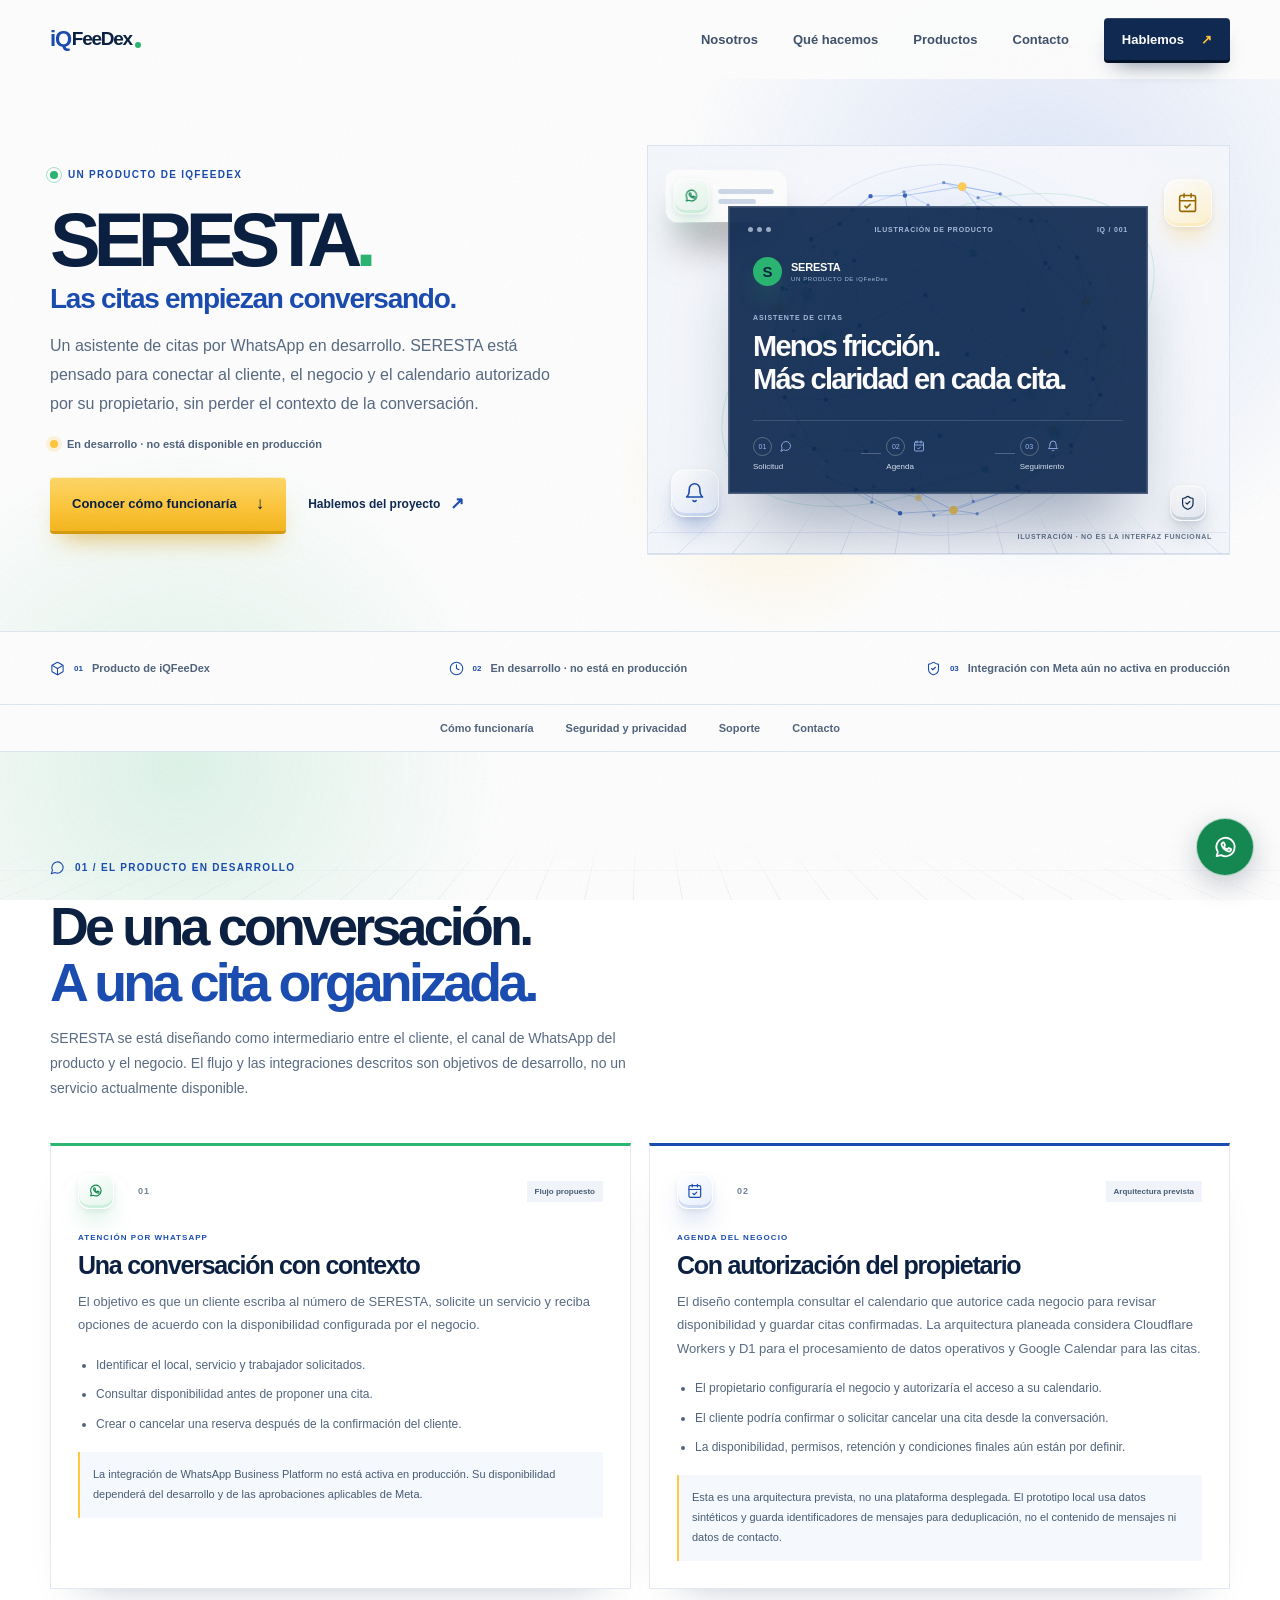
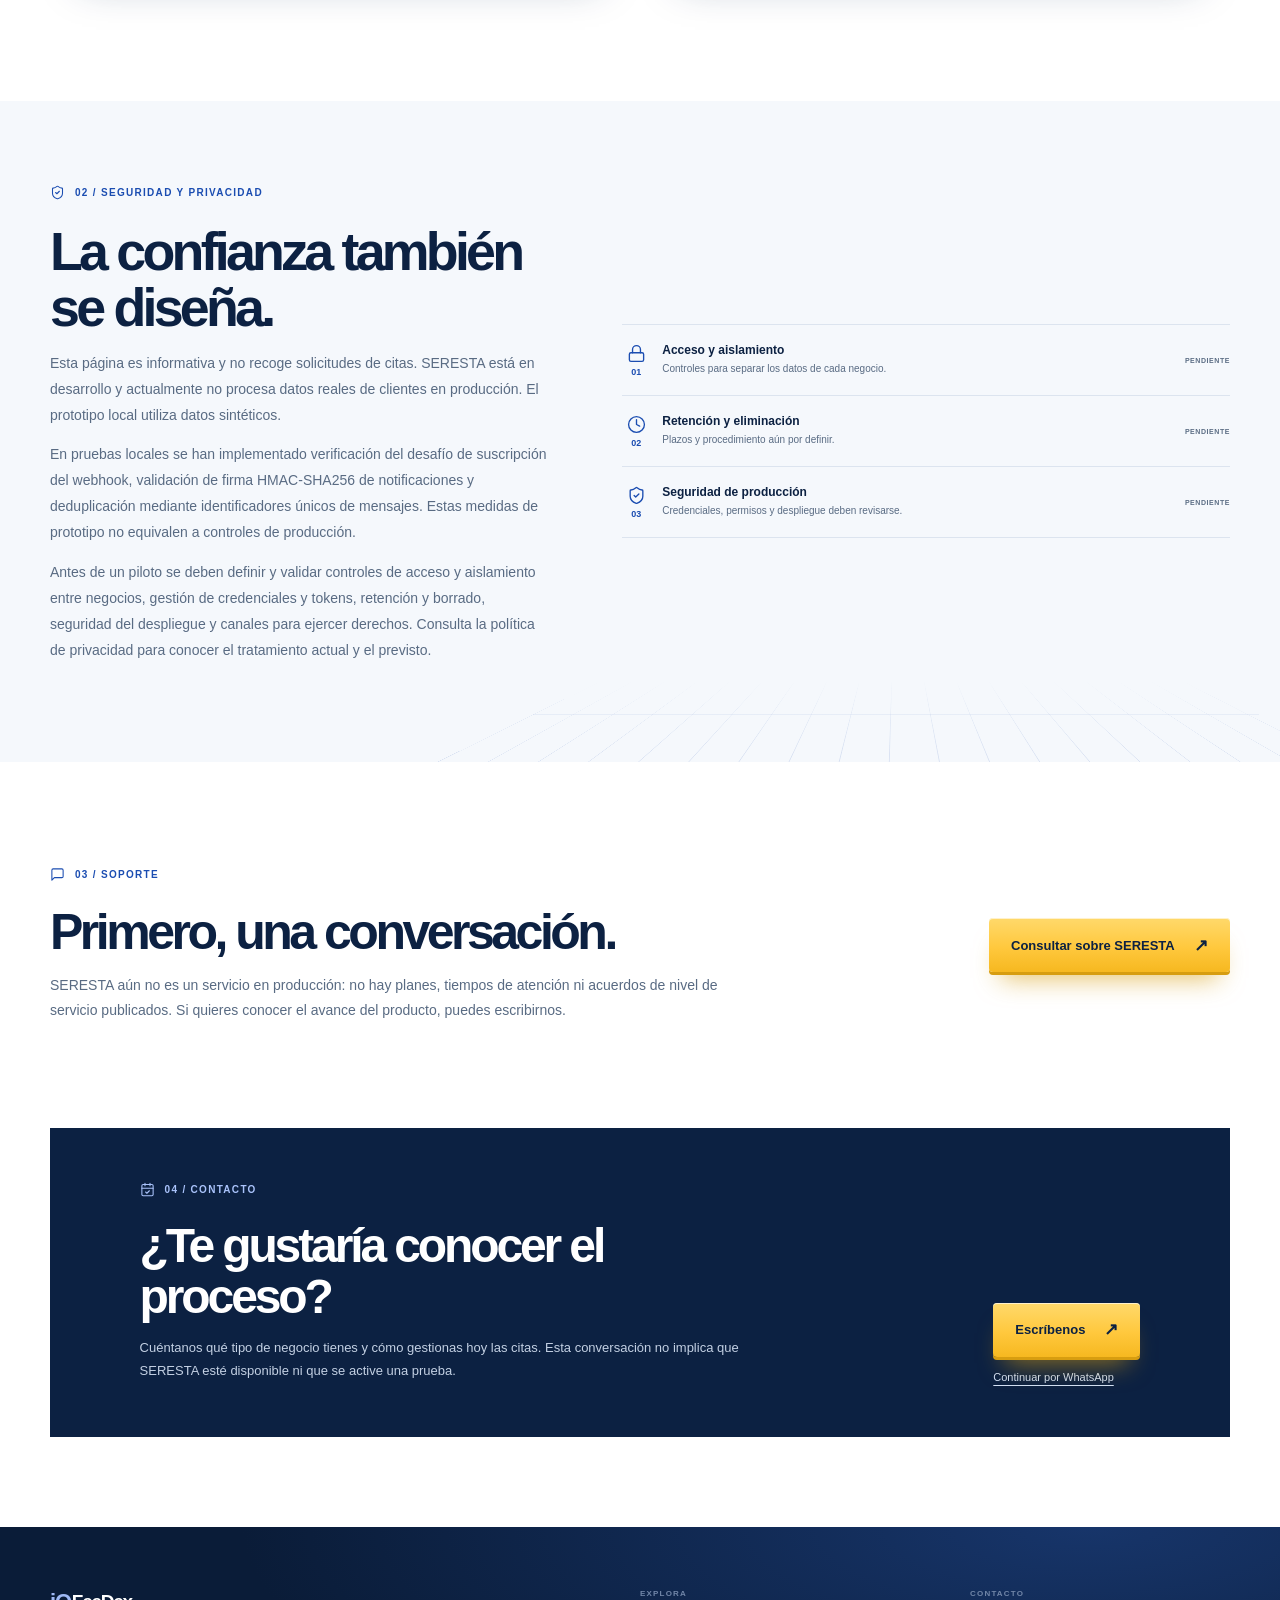
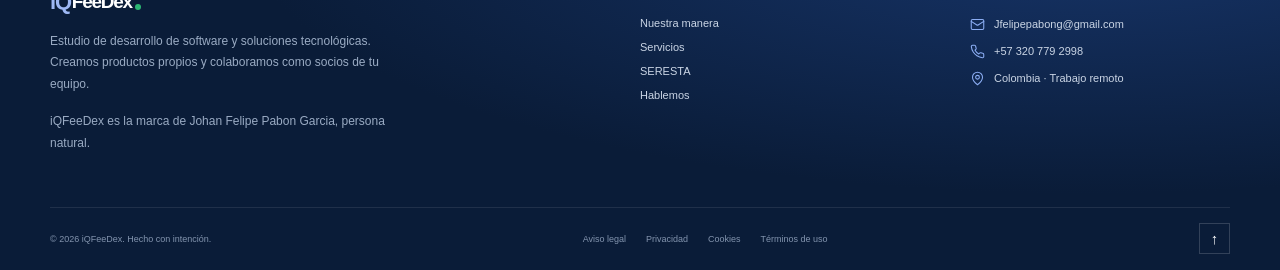
<file: productos/seresta.html>
<!doctype html>
<html lang="es-CO">
  <head>
    <meta charset="utf-8">
    <meta name="viewport" content="width=device-width, initial-scale=1">
    <meta name="theme-color" content="#f6f8fc">
    <meta name="description" content="SERESTA es un asistente de citas por WhatsApp en desarrollo. Está pensado para conectar a clientes con negocios y sus calendarios autorizados.">
    <meta name="robots" content="index, follow, max-image-preview:large">
    <link rel="canonical" href="https://www.iqfeedex.bond/productos/seresta">
    <meta property="og:type" content="website">
    <meta property="og:locale" content="es_CO">
    <meta property="og:site_name" content="iQFeeDex">
    <meta property="og:url" content="https://www.iqfeedex.bond/productos/seresta">
    <meta property="og:title" content="SERESTA | Asistente de citas por WhatsApp en desarrollo">
    <meta property="og:description" content="SERESTA es un asistente de citas por WhatsApp en desarrollo. Está pensado para conectar a clientes con negocios y sus calendarios autorizados.">
    <meta property="og:image" content="https://www.iqfeedex.bond/og-image.svg">
    <meta property="og:image:alt" content="iQFeeDex, estudio creador de SERESTA">
    <meta name="twitter:card" content="summary_large_image">
    <meta name="twitter:title" content="SERESTA | Asistente de citas por WhatsApp en desarrollo">
    <meta name="twitter:description" content="SERESTA es un asistente de citas por WhatsApp en desarrollo. Está pensado para conectar a clientes con negocios y sus calendarios autorizados.">
    <title>SERESTA | Asistente de citas por WhatsApp en desarrollo</title>
    <script type="application/ld+json">
      {
        "@context": "https://schema.org",
        "@type": "SoftwareApplication",
        "name": "SERESTA",
        "applicationCategory": "BusinessApplication",
        "inLanguage": "es-CO",
        "url": "https://www.iqfeedex.bond/productos/seresta",
        "slogan": "Las citas empiezan conversando",
        "description": "Asistente de citas por WhatsApp en desarrollo, pensado para conectar las solicitudes de clientes con la disponibilidad de negocios y sus calendarios autorizados. No procesa datos reales en producción.",
        "author": { "@id": "https://www.iqfeedex.bond/#organization" }
      }
    </script>
    <link rel="icon" href="/favicon.svg" type="image/svg+xml">
    <link rel="stylesheet" href="/assets/css/styles.css">
    <link rel="stylesheet" href="/assets/css/depth.css">
    <script type="module" src="/assets/js/main.js"></script>
  </head>
  <body id="top">
    <a class="skip-link" href="#contenido">Saltar al contenido</a>
    <iq-header></iq-header>
    <main id="contenido">
      <section class="seresta-hero section-wrap" aria-labelledby="seresta-title">
        <div class="seresta-hero__copy">
          <p class="eyebrow"><span class="status-dot"></span> Un producto de iQFeeDex</p>
          <h1 id="seresta-title">SERESTA<span>.</span></h1>
          <p class="seresta-hero__tagline">Las citas empiezan conversando.</p>
          <p class="seresta-hero__description">Un asistente de citas por WhatsApp en desarrollo. SERESTA está pensado para conectar al cliente, el negocio y el calendario autorizado por su propietario, sin perder el contexto de la conversación.</p>
          <p class="seresta-status"><span class="seresta-status__dot"></span> En desarrollo · no está disponible en producción</p>
          <div class="seresta-hero__actions">
            <a class="button button--yellow" href="#funcionamiento">Conocer cómo funcionaría <span aria-hidden="true">↓</span></a>
            <a class="text-link" href="mailto:Jfelipepabong@gmail.com?subject=Quiero%20conocer%20SERESTA">Hablemos del proyecto <span aria-hidden="true">↗</span></a>
          </div>
        </div>
        <div class="seresta-visual" role="img" aria-label="Ilustración conceptual de SERESTA; no es una interfaz funcional">
          <div class="seresta-visual__glow"></div>
          <div class="seresta-console">
            <div class="seresta-console__top"><span><i></i><i></i><i></i></span><b>ILUSTRACIÓN DE PRODUCTO</b><span>IQ / 001</span></div>
            <div class="seresta-console__body">
              <div class="seresta-console__brand"><span class="seresta-console__mark">S</span><span><b>SERESTA</b><small>UN PRODUCTO DE iQFeeDex</small></span></div>
              <div class="seresta-console__headline"><span>ASISTENTE DE CITAS</span><strong>Menos fricción.<br>Más claridad en cada cita.</strong></div>
              <div class="seresta-console__flow">
                <span class="seresta-console__step"><i>01</i> Solicitud</span>
                <span class="seresta-console__connector"></span>
                <span class="seresta-console__step"><i>02</i> Agenda</span>
                <span class="seresta-console__connector"></span>
                <span class="seresta-console__step"><i>03</i> Seguimiento</span>
              </div>
            </div>
          </div>
          <span class="seresta-visual__caption">ILUSTRACIÓN · NO ES LA INTERFAZ FUNCIONAL</span>
        </div>
      </section>

      <div class="seresta-facts" aria-label="Estado de SERESTA">
        <div class="seresta-facts__inner">
          <span><i>01</i> Producto de iQFeeDex</span>
          <span><i>02</i> En desarrollo · no está en producción</span>
          <span><i>03</i> Integración con Meta aún no activa en producción</span>
        </div>
      </div>

      <nav class="seresta-subnav" aria-label="Secciones de SERESTA">
        <a href="#funcionamiento">Cómo funcionaría</a>
        <a href="#seguridad">Seguridad y privacidad</a>
        <a href="#soporte">Soporte</a>
        <a href="#contacto-seresta">Contacto</a>
      </nav>

      <section class="seresta-section section-wrap" id="funcionamiento" aria-labelledby="modes-title">
        <div class="seresta-section__heading reveal">
          <p class="eyebrow">01 / El producto en desarrollo</p>
          <h2 id="modes-title">De una conversación.<br><span>A una cita organizada.</span></h2>
          <p>SERESTA se está diseñando como intermediario entre el cliente, el canal de WhatsApp del producto y el negocio. El flujo y las integraciones descritos son objetivos de desarrollo, no un servicio actualmente disponible.</p>
        </div>
        <div class="seresta-mode-grid">
          <article class="seresta-mode seresta-mode--local reveal">
            <div class="seresta-mode__top"><span class="seresta-mode__mark">01</span><span class="seresta-mode__badge">Flujo propuesto</span></div>
            <p class="eyebrow">ATENCIÓN POR WHATSAPP</p>
            <h3>Una conversación con contexto</h3>
            <p>El objetivo es que un cliente escriba al número de SERESTA, solicite un servicio y reciba opciones de acuerdo con la disponibilidad configurada por el negocio.</p>
            <ul>
              <li>Identificar el local, servicio y trabajador solicitados.</li>
              <li>Consultar disponibilidad antes de proponer una cita.</li>
              <li>Crear o cancelar una reserva después de la confirmación del cliente.</li>
            </ul>
            <p class="seresta-mode__note">La integración de WhatsApp Business Platform no está activa en producción. Su disponibilidad dependerá del desarrollo y de las aprobaciones aplicables de Meta.</p>
          </article>
          <article class="seresta-mode seresta-mode--business reveal">
            <div class="seresta-mode__top"><span class="seresta-mode__mark">02</span><span class="seresta-mode__badge">Arquitectura prevista</span></div>
            <p class="eyebrow">AGENDA DEL NEGOCIO</p>
            <h3>Con autorización del propietario</h3>
            <p>El diseño contempla consultar el calendario que autorice cada negocio para revisar disponibilidad y guardar citas confirmadas. La arquitectura planeada considera Cloudflare Workers y D1 para el procesamiento de datos operativos y Google Calendar para las citas.</p>
            <ul>
              <li>El propietario configuraría el negocio y autorizaría el acceso a su calendario.</li>
              <li>El cliente podría confirmar o solicitar cancelar una cita desde la conversación.</li>
              <li>La disponibilidad, permisos, retención y condiciones finales aún están por definir.</li>
            </ul>
            <p class="seresta-mode__note">Esta es una arquitectura prevista, no una plataforma desplegada. El prototipo local usa datos sintéticos y guarda identificadores de mensajes para deduplicación, no el contenido de mensajes ni datos de contacto.</p>
          </article>
        </div>
      </section>

      <section class="seresta-trust" id="seguridad" aria-labelledby="trust-title">
        <div class="seresta-trust__inner">
          <div class="seresta-trust__copy reveal">
            <p class="eyebrow">02 / Seguridad y privacidad</p>
            <h2 id="trust-title">La confianza también se diseña.</h2>
            <p>Esta página es informativa y no recoge solicitudes de citas. SERESTA está en desarrollo y actualmente no procesa datos reales de clientes en producción. El prototipo local utiliza datos sintéticos.</p>
            <p>En pruebas locales se han implementado verificación del desafío de suscripción del webhook, validación de firma HMAC-SHA256 de notificaciones y deduplicación mediante identificadores únicos de mensajes. Estas medidas de prototipo no equivalen a controles de producción.</p>
            <p>Antes de un piloto se deben definir y validar controles de acceso y aislamiento entre negocios, gestión de credenciales y tokens, retención y borrado, seguridad del despliegue y canales para ejercer derechos. Consulta la <a href="/legal/privacidad">política de privacidad</a> para conocer el tratamiento actual y el previsto.</p>
          </div>
          <div class="seresta-trust__checklist">
            <div><span>01</span><p><b>Acceso y aislamiento</b><small>Controles para separar los datos de cada negocio.</small></p><i>PENDIENTE</i></div>
            <div><span>02</span><p><b>Retención y eliminación</b><small>Plazos y procedimiento aún por definir.</small></p><i>PENDIENTE</i></div>
            <div><span>03</span><p><b>Seguridad de producción</b><small>Credenciales, permisos y despliegue deben revisarse.</small></p><i>PENDIENTE</i></div>
          </div>
        </div>
      </section>

      <section class="seresta-support section-wrap" id="soporte" aria-labelledby="support-title">
        <div class="seresta-support__copy reveal">
          <p class="eyebrow">03 / Soporte</p>
          <h2 id="support-title">Primero, una conversación.</h2>
          <p>SERESTA aún no es un servicio en producción: no hay planes, tiempos de atención ni acuerdos de nivel de servicio publicados. Si quieres conocer el avance del producto, puedes escribirnos.</p>
        </div>
        <a class="button button--yellow reveal" href="mailto:Jfelipepabong@gmail.com?subject=Consulta%20sobre%20SERESTA">Consultar sobre SERESTA <span aria-hidden="true">↗</span></a>
      </section>

      <section class="seresta-contact section-wrap" id="contacto-seresta" aria-labelledby="seresta-contact-title">
        <div>
          <p class="eyebrow eyebrow--light">04 / Contacto</p>
          <h2 id="seresta-contact-title">¿Te gustaría conocer el proceso?</h2>
          <p>Cuéntanos qué tipo de negocio tienes y cómo gestionas hoy las citas. Esta conversación no implica que SERESTA esté disponible ni que se active una prueba.</p>
        </div>
        <div class="seresta-contact__actions">
          <a class="button button--yellow" href="mailto:Jfelipepabong@gmail.com?subject=Conversemos%20sobre%20SERESTA">Escríbenos <span aria-hidden="true">↗</span></a>
          <a href="https://wa.me/573207792998?text=Hola%2C%20quiero%20conocer%20SERESTA." target="_blank" rel="noopener noreferrer">Continuar por WhatsApp</a>
        </div>
      </section>
    </main>
    <iq-footer></iq-footer>
  </body>
</html>
</file>
<file: assets/css/styles.css>
@charset "UTF-8";

:root {
  color-scheme: light;
  --ink: #102a52;
  --ink-strong: #0c2142;
  --blue: #1b4db1;
  --blue-bright: #386fe0;
  --green: #2bb673;
  --yellow: #ffc83d;
  --paper: #ffffff;
  --wash: #f5f8fc;
  --muted: #64748b;
  --line: #e2e8f0;
  --font: Inter, "Segoe UI", Arial, sans-serif;
  --content: 1180px;
  --type-display: clamp(2.75rem, 5.2vw, 4.25rem);
  --type-page: clamp(3rem, 6vw, 4.75rem);
  --type-section: clamp(2.25rem, 4.2vw, 3.375rem);
}

* { box-sizing: border-box; }
html { scroll-behavior: smooth; scroll-padding-top: 88px; }
body { margin: 0; background: var(--paper); color: var(--ink); font-family: var(--font); font-size: 16px; -webkit-font-smoothing: antialiased; }
body.menu-open { overflow: hidden; }
a { color: inherit; text-decoration: none; }
button { font: inherit; }
::selection { color: var(--ink-strong); background: var(--yellow); }

.preloader { position: fixed; z-index: 20; inset: 0; display: grid; align-content: center; justify-items: center; gap: 18px; background: var(--ink-strong); pointer-events: none; animation: loader-out .55s .35s ease forwards; }
.preloader__brand { color: white; font-size: 24px; font-weight: 750; letter-spacing: -.06em; }
.preloader__brand span { color: #8caef4; }
.preloader__line { width: 76px; height: 2px; overflow: hidden; background: #ffffff30; }
.preloader__line::after { display: block; width: 100%; height: 100%; background: var(--yellow); content: ""; transform: translateX(-100%); animation: loader-line .5s ease forwards; }
@keyframes loader-out { to { opacity: 0; visibility: hidden; } }
@keyframes loader-line { to { transform: translateX(0); } }
.skip-link { position: fixed; z-index: 30; top: 10px; left: 10px; padding: 12px 16px; color: var(--ink); background: var(--yellow); transform: translateY(-160%); }
.skip-link:focus { transform: translateY(0); }
.section-wrap { width: min(var(--content), calc(100% - 64px)); margin-inline: auto; }

.site-header { position: fixed; z-index: 15; inset: 0 0 auto; border-bottom: 1px solid transparent; background: #ffffffeb; backdrop-filter: blur(18px); transition: transform .35s ease, box-shadow .3s ease, border-color .3s ease; }
.site-header--scrolled { border-color: #e6ebf2; box-shadow: 0 8px 26px #102a5208; }
.site-header--hidden { transform: translateY(-110%); }
.site-header__inner { display: flex; width: min(var(--content), calc(100% - 64px)); height: 78px; align-items: center; justify-content: space-between; margin-inline: auto; }
.wordmark { position: relative; display: inline-flex; align-items: center; gap: 1px; color: var(--ink-strong); font-size: 19px; font-weight: 730; letter-spacing: -.065em; }
.wordmark__iq { color: var(--blue); font-size: 22px; font-weight: 830; }
.wordmark i { width: 6px; height: 6px; margin: 11px 0 0 2px; border-radius: 50%; background: var(--green); }
.site-nav { display: flex; align-items: center; gap: 35px; }
.site-nav > a:not(.site-nav__cta) { color: #41536e; font-size: 13px; font-weight: 550; transition: color .2s ease; }
.site-nav > a:not(.site-nav__cta):hover { color: var(--blue); }
.site-nav__cta { display: inline-flex; min-height: 42px; align-items: center; gap: 17px; padding: 0 18px; border-radius: 4px; background: var(--ink); color: white; font-size: 13px; font-weight: 650; transition: background .2s ease, transform .2s ease; }
.site-nav__cta:hover { background: var(--blue); transform: translateY(-2px); }
.site-nav__cta span { color: var(--yellow); }
.menu-toggle { display: none; }

.hero { position: relative; display: grid; min-height: min(810px, 100svh); grid-template-columns: 1.03fr .97fr; align-items: center; gap: 42px; padding-top: 120px; padding-bottom: 94px; }
.hero__copy { position: relative; z-index: 2; margin-right: -130px; padding: 0 24px 20px 0; }
.eyebrow { display: flex; align-items: center; gap: 10px; margin: 0 0 24px; color: var(--blue); font-size: 10px; font-weight: 750; letter-spacing: .13em; text-transform: uppercase; }
.status-dot { position: relative; width: 8px; height: 8px; flex: 0 0 auto; border-radius: 50%; background: var(--green); }
.status-dot::after { position: absolute; inset: -4px; border: 1px solid #2bb67366; border-radius: 50%; content: ""; }
h1, h2, h3, p { margin-top: 0; }
.hero h1 { max-width: 650px; margin-bottom: 22px; color: var(--ink-strong); font-size: var(--type-display); font-weight: 650; letter-spacing: -.075em; line-height: .99; text-shadow: 0 1px 0 #fff, 0 12px 30px #102a5217; }
.hero h1 span, .section-heading h2 span, .services__intro h2 span, .contact h2 span { color: var(--blue); }
.hero__intro { max-width: 485px; margin-bottom: 30px; color: #53647d; font-size: 17px; line-height: 1.75; }
.hero__actions { display: flex; align-items: center; gap: 27px; flex-wrap: wrap; }
.button { display: inline-flex; min-height: 54px; align-items: center; justify-content: center; gap: 19px; padding: 0 22px; border-radius: 4px; font-size: 13px; font-weight: 720; transition: transform .22s ease, box-shadow .22s ease, background .22s ease; }
.button:hover { transform: translateY(-3px); box-shadow: 0 12px 22px #0c21421f; }
.hero__actions .button { transform: translate3d(var(--magnetic-x, 0px), var(--magnetic-y, 0px), 0); }
.hero__actions .button:hover { transform: translate3d(var(--magnetic-x, 0px), calc(var(--magnetic-y, 0px) - 3px), 0); }
.button--yellow { color: var(--ink-strong); background: var(--yellow); }
.button--yellow:hover { background: #ffd45e; }
.button span { font-size: 17px; }
.text-link { display: inline-flex; align-items: center; gap: 10px; color: var(--ink); font-size: 12px; font-weight: 700; }
.text-link span { color: var(--blue); font-size: 17px; transition: transform .2s ease; }
.text-link:hover span { transform: translate(3px, -2px); }
.hero__note { display: flex; align-items: center; gap: 11px; margin-top: 42px; color: #596b83; font-size: 11px; }
.hero__note-line { width: 26px; height: 1px; background: var(--green); }

.hero-art { position: relative; z-index: 1; min-height: 494px; overflow: visible; border: 0; background: radial-gradient(ellipse at 53% 48%, #eaf2ff 0, #f5f8fc8a 38%, #ffffff00 73%); isolation: isolate; }
.hero-art::before, .hero-art::after { display: none; }
.hero-art__system { position: absolute; inset: 0 auto 0 -60%; width: 100%; pointer-events: none; }
.hero-art__nebula { position: absolute; z-index: 0; top: 50%; left: 50%; width: 310px; aspect-ratio: 1; border-radius: 50%; opacity: .6; pointer-events: none; transform: translate3d(-50%, -50%, 0); }
.hero-art__nebula--one { background: radial-gradient(circle, #8fb7ff55 0, #8fb7ff20 42%, transparent 72%); }
.hero-art__nebula--two { width: 245px; background: radial-gradient(circle, #8ce2b644 0, #8ce2b618 45%, transparent 72%); }
.hero-art__glow { position: absolute; z-index: 0; inset: -10%; background: radial-gradient(ellipse at center, #ffffff82 0, #d7e8ff38 35%, transparent 62%); opacity: .8; pointer-events: none; transform: translate3d(var(--glow-x, 0px), var(--glow-y, 0px), 0); transition: transform .28s ease-out; }
.hero-art__topline { position: absolute; z-index: 2; inset: 22px 22px auto; display: flex; justify-content: space-between; color: #596b83; font-size: 8px; font-weight: 750; letter-spacing: .13em; }
.orbit { position: absolute; z-index: 1; top: 50%; left: 50%; border: 1px solid #1b4db126; border-radius: 50%; transform: translate3d(-50%, -50%, 0); }
.orbit--one { --orbit-start: -24deg; width: 265px; height: 265px; border-color: #1b4db14a; }
.orbit--two { --orbit-start: 35deg; width: 375px; height: 220px; border-color: #2bb6736b; }
.orbit--three { --orbit-start: -55deg; width: 455px; height: 290px; border-color: #1b4db12b; }
.orbit__satellite { position: absolute; top: 50%; left: 100%; width: 12px; height: 12px; border: 3px solid #f6f8fc; border-radius: 50%; background: var(--blue); box-shadow: 0 0 0 1px #1b4db14d, 0 0 19px #1b4db155; transform: translate(-50%, -50%); }
.orbit__satellite--green { width: 10px; height: 10px; background: var(--green); box-shadow: 0 0 0 1px #2bb67366, 0 0 18px #2bb67366; }
.orbit__satellite--yellow { width: 8px; height: 8px; background: var(--yellow); box-shadow: 0 0 0 1px #ffc83d99, 0 0 18px #ffc83d88; }
.hero-art__star { position: absolute; z-index: 1; width: 3px; height: 3px; border-radius: 50%; background: #6a91e8; box-shadow: 0 0 9px #6a91e899; opacity: .45; }
.hero-art__star--one { top: 30%; left: 25%; }
.hero-art__star--two { top: 68%; left: 73%; width: 2px; height: 2px; background: #27a66a; }
.hero-art__star--three { top: 37%; left: 82%; width: 2px; height: 2px; background: #d29d13; }
.orbit__core { position: absolute; z-index: 3; top: 50%; left: 50%; display: grid; width: 112px; height: 112px; align-content: center; justify-items: center; border: 1px solid #ffffff; border-radius: 50%; background: #ffffffdf; box-shadow: 0 16px 50px #23477c18, inset 0 0 0 1px #dce8f8; transform: translate(-50%, -50%); }
.orbit__core > span:first-child { color: var(--blue); font-size: 39px; font-weight: 800; letter-spacing: -.1em; }
.orbit__core-caption { margin-top: 4px; color: #596b83; font-size: 6px; font-weight: 800; letter-spacing: .11em; }
.art-label { position: absolute; z-index: 4; display: flex; align-items: center; gap: 10px; padding: 11px 14px; border: 1px solid #e6ebf2; background: #ffffffdf; box-shadow: 0 12px 32px #102a520b; backdrop-filter: blur(8px); }
.art-label--top { top: 26%; right: 3%; }
.art-label--bottom { bottom: 20%; left: 4%; }
.art-label__icon { display: grid; width: 29px; height: 29px; place-items: center; border-radius: 50%; background: #eaf0fc; color: var(--blue); font-size: 16px; }
.art-label__icon--green { background: #e8f7ef; color: #16834c; }
.art-label b, .art-label small { display: block; }
.art-label b { margin-bottom: 3px; color: var(--ink); font-size: 10px; }
.art-label small { color: #596b83; font-size: 8px; }
.hero-art__axis { position: absolute; z-index: -1; display: block; background: #1b4db111; }
.hero-art__axis--x { top: 50%; right: 0; left: 0; height: 1px; }
.hero-art__axis--y { top: 0; bottom: 0; left: 50%; width: 1px; }
.hero-art__index { position: absolute; z-index: 2; right: 23px; bottom: 20px; color: #596b83; font-size: 8px; font-weight: 700; letter-spacing: .13em; }
.hero__scroll { position: absolute; bottom: 29px; left: 0; display: flex; align-items: center; gap: 11px; color: #596b83; font-size: 8px; font-weight: 750; letter-spacing: .13em; }
.hero__scroll span { width: 28px; height: 1px; background: var(--blue); }

.signal-strip { border-block: 1px solid var(--line); background: #fff; }
.signal-strip__inner { display: flex; width: min(var(--content), calc(100% - 64px)); min-height: 73px; align-items: center; justify-content: space-between; gap: 24px; margin-inline: auto; color: #64748b; font-size: 11px; font-weight: 600; }
.signal-strip__inner i { width: 5px; height: 5px; flex: 0 0 auto; border-radius: 50%; background: var(--green); }
.section { padding-top: 125px; padding-bottom: 130px; }
.section-heading { max-width: 750px; margin-bottom: 54px; }
.section-heading .eyebrow { margin-bottom: 20px; }
.section-heading h2, .services__intro h2, .contact h2 { margin-bottom: 0; font-size: var(--type-section); font-weight: 630; letter-spacing: -.07em; line-height: 1.04; }
.section-heading h2 span { color: var(--blue); }
.approach-grid { display: grid; grid-template-columns: 1.15fr 1fr 1fr 1fr; gap: 14px; }
.approach-grid__lead { max-width: 280px; align-self: center; margin: 0; padding-right: 20px; color: #5e6f86; font-size: 15px; line-height: 1.8; }
.approach-card { position: relative; min-height: 252px; padding: 22px; border: 1px solid var(--line); background: var(--paper); transition: transform .25s ease, box-shadow .25s ease; }
.approach-card:hover { transform: translateY(-5px); box-shadow: 0 18px 34px #102a520d; }
.approach-card__number { color: #596b83; font-size: 9px; font-weight: 700; letter-spacing: .1em; }
.approach-card__mark { position: absolute; top: 19px; right: 20px; color: var(--blue); font-size: 21px; }
.approach-card h3 { margin: 65px 0 11px; color: var(--ink-strong); font-size: 17px; letter-spacing: -.035em; }
.approach-card p { margin-bottom: 0; color: #5b6d84; font-size: 12px; line-height: 1.75; }
.approach-card--green .approach-card__mark { color: #1d9a5d; }
.approach-card--blue { background: var(--wash); }
.approach-card--blue .approach-card__mark { color: #587ed0; }

.services { position: relative; display: grid; grid-template-columns: .9fr 1.1fr; gap: 70px; padding: 104px 8.3% 70px; overflow: hidden; background: var(--ink-strong); color: white; }
.services::before { position: absolute; top: -260px; right: -200px; width: 570px; height: 570px; border: 1px solid #ffffff0c; border-radius: 50%; box-shadow: 0 0 0 52px #ffffff08, 0 0 0 105px #ffffff05; content: ""; pointer-events: none; }
.services__intro, .services__list, .services__footer { position: relative; z-index: 1; }
.eyebrow--light { color: #aac3fb; }
.services__intro h2 { max-width: 470px; margin-bottom: 22px; color: white; font-size: clamp(37px, 4vw, 52px); }
.services__intro h2 span { color: #9db8f5; }
.services__intro > p:not(.eyebrow) { max-width: 385px; margin-bottom: 26px; color: #b4c0d2; font-size: 14px; line-height: 1.8; }
.text-link--light { color: white; }
.text-link--light span { color: var(--yellow); }
.service-item { display: grid; grid-template-columns: 36px 1fr 22px; gap: 13px; padding: 22px 0; border-top: 1px solid #ffffff21; }
.service-item:last-child { border-bottom: 1px solid #ffffff21; }
.service-item__index { padding-top: 3px; color: #9eb4dc; font-size: 9px; font-weight: 700; letter-spacing: .1em; }
.service-item h3 { margin: 0 0 7px; color: white; font-size: 16px; font-weight: 620; letter-spacing: -.02em; }
.service-item p { max-width: 370px; margin-bottom: 0; color: #aebbd0; font-size: 12px; line-height: 1.7; }
.service-item__arrow { color: var(--yellow); font-size: 17px; transition: transform .2s ease; }
.service-item:hover .service-item__arrow { transform: translate(3px, -3px); }
.services__footer { display: flex; grid-column: 1 / -1; justify-content: space-between; margin-top: 48px; color: #91a1bb; font-size: 8px; font-weight: 750; letter-spacing: .13em; }

.product-showcase { display: grid; grid-template-columns: .82fr 1.18fr; align-items: center; gap: 68px; padding-top: 116px; padding-bottom: 116px; }
.product-showcase__copy h2 { max-width: 470px; margin-bottom: 18px; color: var(--ink-strong); font-size: var(--type-section); font-weight: 640; letter-spacing: -.075em; line-height: 1.02; }
.product-showcase__copy h2 span { color: var(--blue); }
.product-showcase__copy > p:not(.eyebrow) { max-width: 430px; margin-bottom: 20px; color: #5b6d84; font-size: 15px; line-height: 1.8; }
.product-showcase__status { display: flex; align-items: center; gap: 10px; margin: 0 0 24px; color: #52657e; font-size: 11px; font-weight: 650; }
.product-preview { position: relative; display: grid; min-height: 365px; grid-template-rows: auto 1fr auto; gap: 20px; padding: 23px; overflow: hidden; border: 1px solid #263d60; background: radial-gradient(ellipse at 75% 15%, #24477c 0, #12294b 48%, #0c2142 100%); color: white; transition: transform .3s ease, box-shadow .3s ease; }
.product-preview::before { position: absolute; top: -150px; right: -80px; width: 340px; height: 340px; border: 1px solid #ffffff1a; border-radius: 50%; box-shadow: 0 0 0 38px #ffffff08, 0 0 0 76px #ffffff06; content: ""; pointer-events: none; }
.product-preview:hover { transform: translateY(-5px); box-shadow: 0 22px 50px #102a5226; }
.product-preview:focus-visible { outline: 3px solid var(--yellow); outline-offset: 4px; }
.product-preview__topline, .product-preview__footer { position: relative; z-index: 1; display: flex; justify-content: space-between; gap: 16px; color: #b7c8e3; font-size: 8px; font-weight: 750; letter-spacing: .12em; }
.product-preview__window { position: relative; z-index: 1; width: min(100%, 410px); align-self: center; justify-self: center; border: 1px solid #e4eaf3; background: #fff; box-shadow: 0 18px 48px #07162b55; color: var(--ink-strong); }
.product-preview__windowbar { display: flex; min-height: 39px; align-items: center; justify-content: space-between; padding: 0 14px; border-bottom: 1px solid #e7edf5; color: #536780; font-size: 8px; font-weight: 750; letter-spacing: .08em; }
.product-preview__window-status { padding: 5px 7px; background: #eaf6ef; color: #16834c; font-size: 7px; }
.product-preview__windowbody { padding: 23px; }
.product-preview__overline { display: block; margin-bottom: 10px; color: var(--blue); font-size: 8px; font-weight: 750; letter-spacing: .12em; }
.product-preview__windowbody strong { display: block; color: var(--ink-strong); font-size: clamp(19px, 2.5vw, 28px); font-weight: 650; letter-spacing: -.055em; line-height: 1.16; }
.product-preview__chips { display: flex; flex-wrap: wrap; gap: 7px; margin-top: 19px; }
.product-preview__chips span { padding: 7px 9px; border: 1px solid #e1e9f4; color: #50647e; font-size: 8px; }
.product-preview__footer { color: #c5d2e6; }

.seresta-hero { display: grid; grid-template-columns: minmax(0, .96fr) minmax(0, 1.04fr); align-items: center; gap: 58px; padding-top: 145px; padding-bottom: 76px; }
.seresta-hero__copy, .seresta-visual { min-width: 0; }
.seresta-hero__copy h1 { margin: 0 0 7px; color: var(--ink-strong); font-size: var(--type-page); font-weight: 760; letter-spacing: -.09em; line-height: .95; }
.seresta-hero__copy h1 span { color: var(--green); }
.seresta-hero__tagline { margin-bottom: 17px; color: var(--blue); font-size: clamp(20px, 2.5vw, 28px); font-weight: 590; letter-spacing: -.045em; }
.seresta-hero__description { max-width: 500px; margin-bottom: 19px; color: #596b83; font-size: 16px; line-height: 1.8; }
.seresta-status { display: flex; align-items: center; gap: 9px; margin-bottom: 27px; color: #52657e; font-size: 11px; font-weight: 650; }
.seresta-status__dot { width: 8px; height: 8px; flex: 0 0 auto; border-radius: 50%; background: var(--yellow); box-shadow: 0 0 0 4px #ffc83d2e; }
.seresta-hero__actions { display: flex; align-items: center; gap: 22px; flex-wrap: wrap; }
.seresta-visual { position: relative; display: grid; min-height: 410px; place-items: center; overflow: hidden; border: 1px solid #dfe7f3; background: radial-gradient(ellipse at 55% 42%, #eff5ff 0, #f8faff 48%, #f5f8fc 100%); isolation: isolate; }
.seresta-visual::before, .seresta-visual::after { position: absolute; z-index: -1; border: 1px solid #1b4db118; border-radius: 50%; content: ""; }
.seresta-visual::before { width: 370px; height: 370px; }
.seresta-visual::after { width: 470px; height: 250px; border-color: #2bb6732b; transform: rotate(-28deg); }
.seresta-visual__glow { position: absolute; z-index: -1; width: 280px; height: 280px; border-radius: 50%; background: #b5cefa55; filter: blur(28px); }
.seresta-console { position: relative; z-index: 1; width: min(88%, 420px); padding: 19px; border: 1px solid #ffffff35; background: #102a52ed; box-shadow: 0 25px 60px #102a5230; color: white; }
.seresta-console__top { display: flex; align-items: center; justify-content: space-between; gap: 12px; color: #a9bddc; font-size: 7px; font-weight: 750; letter-spacing: .11em; }
.seresta-console__top > span { display: flex; gap: 4px; }
.seresta-console__top i { width: 5px; height: 5px; border-radius: 50%; background: #d3e1f6; opacity: .7; }
.seresta-console__body { padding: 24px 5px 3px; }
.seresta-console__brand { display: flex; align-items: center; gap: 9px; }
.seresta-console__mark { display: grid; width: 29px; height: 29px; place-items: center; border-radius: 50%; background: var(--green); color: #082540; font-size: 15px; font-weight: 800; }
.seresta-console__brand b, .seresta-console__brand small { display: block; }
.seresta-console__brand b { font-size: 11px; letter-spacing: -.02em; }
.seresta-console__brand small { margin-top: 3px; color: #a9bddc; font-size: 6px; letter-spacing: .1em; }
.seresta-console__headline { display: grid; gap: 9px; margin: 28px 0 24px; }
.seresta-console__headline > span { color: #a9bddc; font-size: 7px; font-weight: 750; letter-spacing: .13em; }
.seresta-console__headline strong { color: white; font-size: clamp(21px, 2.8vw, 29px); font-weight: 620; letter-spacing: -.06em; line-height: 1.13; }
.seresta-console__flow { display: grid; grid-template-columns: 1fr 20px 1fr 20px 1fr; align-items: center; gap: 5px; padding-top: 16px; border-top: 1px solid #ffffff26; }
.seresta-console__step { display: grid; justify-items: start; gap: 6px; color: #d9e3f2; font-size: 8px; }
.seresta-console__step i { display: grid; width: 19px; height: 19px; place-items: center; border: 1px solid #ffffff45; border-radius: 50%; color: #9db8f5; font-size: 7px; font-style: normal; }
.seresta-console__connector { height: 1px; background: #ffffff3d; }
.seresta-visual__caption { position: absolute; right: 17px; bottom: 14px; color: #64748b; font-size: 7px; font-weight: 750; letter-spacing: .1em; }
.seresta-facts { border-block: 1px solid var(--line); background: white; }
.seresta-facts__inner { display: flex; width: min(var(--content), calc(100% - 64px)); min-height: 72px; align-items: center; justify-content: space-between; gap: 20px; margin-inline: auto; color: #52657e; font-size: 11px; font-weight: 650; }
.seresta-facts__inner span { display: flex; align-items: center; gap: 10px; }
.seresta-facts__inner i { color: var(--blue); font-size: 8px; font-style: normal; font-weight: 800; }
.seresta-subnav { display: flex; justify-content: center; gap: 32px; padding: 17px 24px; border-bottom: 1px solid var(--line); background: #fff; }
.seresta-subnav a { color: #52657e; font-size: 11px; font-weight: 650; transition: color .2s ease; }
.seresta-subnav a:hover { color: var(--blue); }
.seresta-section { padding-top: 108px; padding-bottom: 112px; }
.seresta-section__heading { max-width: 670px; margin-bottom: 42px; }
.seresta-section__heading h2, .seresta-trust__copy h2, .seresta-support__copy h2 { margin-bottom: 15px; color: var(--ink-strong); font-size: var(--type-section); font-weight: 640; letter-spacing: -.07em; line-height: 1.04; }
.seresta-section__heading h2 span { color: var(--blue); }
.seresta-section__heading > p:last-child { max-width: 580px; margin-bottom: 0; color: #596b83; font-size: 14px; line-height: 1.8; }
.seresta-mode-grid { display: grid; grid-template-columns: 1fr 1fr; gap: 18px; }
.seresta-mode { position: relative; padding: 27px; border: 1px solid var(--line); background: white; transition: transform .25s ease, box-shadow .25s ease; }
.seresta-mode:hover { transform: translateY(-4px); box-shadow: 0 18px 40px #102a5210; }
.seresta-mode--local { border-top: 3px solid var(--green); }
.seresta-mode--business { border-top: 3px solid var(--blue); }
.seresta-mode__top { display: flex; align-items: center; justify-content: space-between; gap: 12px; margin-bottom: 24px; }
.seresta-mode__mark { color: #73839a; font-size: 9px; font-weight: 750; letter-spacing: .1em; }
.seresta-mode__badge { padding: 6px 8px; background: #f0f4fa; color: #475b75; font-size: 8px; font-weight: 700; }
.seresta-mode .eyebrow { margin-bottom: 9px; font-size: 8px; }
.seresta-mode h3 { margin-bottom: 10px; color: var(--ink-strong); font-size: 25px; font-weight: 650; letter-spacing: -.05em; }
.seresta-mode > p:not(.eyebrow) { color: #596b83; font-size: 13px; line-height: 1.8; }
.seresta-mode ul { display: grid; gap: 9px; margin: 18px 0; padding-left: 18px; color: #52657e; font-size: 12px; line-height: 1.7; }
.seresta-mode__note { margin-bottom: 0 !important; padding: 13px; border-left: 2px solid var(--yellow); background: var(--wash); color: #475b75 !important; font-size: 11px !important; }
.seresta-trust { padding: 84px 32px; background: var(--wash); }
.seresta-trust__inner { display: grid; width: min(var(--content), 100%); grid-template-columns: .9fr 1.1fr; align-items: center; gap: 75px; margin-inline: auto; }
.seresta-trust__copy > p:not(.eyebrow) { color: #596b83; font-size: 14px; line-height: 1.85; }
.seresta-trust__checklist { border-top: 1px solid #dce4ef; }
.seresta-trust__checklist > div { display: grid; grid-template-columns: 28px 1fr auto; align-items: center; gap: 12px; padding: 18px 0; border-bottom: 1px solid #dce4ef; }
.seresta-trust__checklist > div > span { color: var(--blue); font-size: 9px; font-weight: 800; }
.seresta-trust__checklist p { display: grid; gap: 4px; margin: 0; }
.seresta-trust__checklist b { color: var(--ink-strong); font-size: 12px; }
.seresta-trust__checklist small { color: #596b83; font-size: 10px; line-height: 1.6; }
.seresta-trust__checklist i { color: #5b6d84; font-size: 7px; font-style: normal; font-weight: 750; letter-spacing: .08em; }
.seresta-support { display: grid; grid-template-columns: 1fr auto; align-items: center; gap: 45px; padding-top: 105px; padding-bottom: 105px; }
.seresta-support__copy { max-width: 680px; }
.seresta-support__copy h2 { font-size: clamp(38px, 4vw, 50px); }
.seresta-support__copy > p:last-child { margin-bottom: 0; color: #596b83; font-size: 14px; line-height: 1.8; }
.seresta-contact { display: grid; grid-template-columns: 1fr auto; align-items: end; gap: 40px; margin-bottom: 90px; padding: 54px 7%; background: var(--ink-strong); color: white; }
.seresta-contact .eyebrow { color: #aac3fb; }
.seresta-contact h2 { max-width: 640px; margin-bottom: 13px; color: white; font-size: clamp(35px, 4vw, 48px); font-weight: 640; letter-spacing: -.065em; line-height: 1.06; }
.seresta-contact > div:first-child > p:last-child { max-width: 630px; margin-bottom: 0; color: #c3d0e3; font-size: 13px; line-height: 1.8; }
.seresta-contact__actions { display: grid; justify-items: start; gap: 14px; }
.seresta-contact__actions > a:last-child { color: #d3e1f6; font-size: 11px; text-decoration: underline; text-underline-offset: 4px; }

.process { padding-top: 126px; padding-bottom: 135px; }
.process .section-heading { max-width: 690px; }
.process__steps { display: grid; grid-template-columns: repeat(4, 1fr); gap: 25px; }
.process-step { position: relative; padding-top: 23px; border-top: 1px solid #dce3ed; }
.process-step__number { color: var(--blue); font-size: 12px; font-weight: 800; }
.process-step__line { position: absolute; top: -1px; left: 0; width: 34px; height: 2px; background: var(--green); }
.process-step h3 { margin: 32px 0 9px; color: var(--ink-strong); font-size: 18px; letter-spacing: -.04em; }
.process-step p { max-width: 220px; margin-bottom: 0; color: #5b6d84; font-size: 12px; line-height: 1.8; }

.contact { position: relative; display: grid; grid-template-columns: 1fr auto; align-items: end; gap: 50px; min-height: 340px; margin-bottom: 105px; padding: 65px 7.5%; overflow: hidden; background: var(--blue); color: white; }
.contact__orb { position: absolute; top: -200px; right: 5%; width: 560px; height: 560px; border: 1px solid #ffffff18; border-radius: 50%; box-shadow: 0 0 0 54px #ffffff0b, 0 0 0 110px #ffffff08; pointer-events: none; }
.contact__copy, .contact__actions, .contact__signature { position: relative; z-index: 1; }
.contact .eyebrow { margin-bottom: 21px; color: #d3e1ff; }
.contact h2 { max-width: 610px; margin-bottom: 17px; color: white; font-size: clamp(40px, 5vw, 59px); }
.contact h2 span { color: var(--yellow); }
.contact__copy > p:last-child { max-width: 500px; margin-bottom: 0; color: #d6e1f6; font-size: 14px; line-height: 1.8; }
.contact__actions { display: grid; gap: 17px; justify-items: start; padding-bottom: 5px; }
.contact__detail { display: grid; gap: 5px; color: #cfdbf1; font-size: 10px; }
.contact__detail b { color: white; font-size: 13px; font-weight: 650; }
.contact__signature { position: absolute; right: 20px; bottom: 16px; color: #b6ccf2; font-size: 7px; font-weight: 750; letter-spacing: .13em; }

.site-footer { width: 100%; color: white; background: #0a1c38; }
.site-footer__main { display: grid; width: min(var(--content), calc(100% - 64px)); grid-template-columns: 2fr 1fr 1fr; gap: 70px; margin-inline: auto; padding: 62px 0 52px; }
.wordmark--footer { color: white; }
.wordmark--footer .wordmark__iq { color: #9eb8f4; }
.site-footer__brand p { max-width: 340px; margin: 16px 0 0; color: #9aabc3; font-size: 12px; line-height: 1.8; }
.site-footer__column { display: grid; align-content: start; justify-items: start; gap: 12px; }
.site-footer__label { margin-bottom: 7px; color: #7186a8; font-size: 8px; font-weight: 750; letter-spacing: .15em; }
.site-footer__column a, .site-footer__column > span:not(.site-footer__label) { color: #cad5e5; font-size: 11px; transition: color .2s ease; }
.site-footer__column a:hover, .site-footer__legal a:hover { color: var(--yellow); }
.site-footer__bottom { display: flex; width: min(var(--content), calc(100% - 64px)); min-height: 63px; align-items: center; justify-content: space-between; gap: 20px; margin-inline: auto; border-top: 1px solid #ffffff17; color: #8394ae; font-size: 9px; }
.site-footer__legal { display: flex; flex-wrap: wrap; gap: 20px; }
.site-footer__legal a { transition: color .2s ease; }
.back-top { display: grid; width: 31px; height: 31px; flex: 0 0 auto; place-items: center; border: 1px solid #ffffff2a; color: white; font-size: 15px; transition: background .2s ease; }
.back-top:hover { background: #ffffff16; }
.whatsapp-float { position: fixed; z-index: 14; right: 26px; bottom: max(24px, env(safe-area-inset-bottom, 0px) + 14px); display: grid; width: 58px; height: 58px; place-items: center; border: 1px solid #ffffffa8; border-radius: 50%; background: #168a52; box-shadow: 0 9px 28px #0c214238; color: white; transition: transform .25s ease, box-shadow .25s ease, background .25s ease; }
.whatsapp-float svg { width: 27px; height: 27px; fill: none; stroke: currentColor; stroke-linecap: round; stroke-linejoin: round; stroke-width: 1.65; }
.whatsapp-float::after { position: absolute; right: 69px; padding: 9px 12px; border-radius: 4px; background: var(--ink-strong); color: white; content: "Escríbenos por WhatsApp"; font-size: 11px; font-weight: 650; white-space: nowrap; opacity: 0; pointer-events: none; transform: translateX(5px); transition: opacity .2s ease, transform .2s ease; }
@media (hover: hover) and (pointer: fine) {
  .whatsapp-float:hover { transform: translateY(-4px) scale(1.04); background: #117545; box-shadow: 0 15px 34px #0c214248; }
  .whatsapp-float:hover::after { opacity: 1; transform: translateX(0); }
}
.whatsapp-float:focus-visible { outline: 3px solid var(--yellow); outline-offset: 4px; }

.legal-hero { padding: 150px 0 58px; background: var(--wash); }
.legal-hero__inner, .legal-content { width: min(840px, calc(100% - 48px)); margin-inline: auto; }
.legal-hero .eyebrow { margin-bottom: 20px; }
.legal-hero h1 { margin-bottom: 15px; color: var(--ink-strong); font-size: clamp(42px, 6vw, 66px); font-weight: 650; letter-spacing: -.07em; line-height: 1; }
.legal-hero p:last-child { max-width: 670px; margin-bottom: 0; color: #5b6d84; font-size: 15px; line-height: 1.8; }
.legal-content { padding: 62px 0 100px; }
.legal-content section { margin-bottom: 38px; }
.legal-content h2 { margin-bottom: 12px; color: var(--ink-strong); font-size: 21px; font-weight: 670; letter-spacing: -.04em; }
.legal-content p, .legal-content li { color: #56677e; font-size: 14px; line-height: 1.85; }
.legal-content ul { display: grid; gap: 7px; padding-left: 22px; }
.legal-content a { color: var(--blue); text-decoration: underline; text-underline-offset: 3px; }
.legal-callout { padding: 20px 22px; border-left: 3px solid var(--green); background: var(--wash); }
.legal-updated { margin-top: 48px; color: #596b83 !important; font-size: 11px !important; }

.reveal { opacity: 0; transform: translateY(18px); transition: opacity .65s ease, transform .65s cubic-bezier(.2,.7,.2,1); }
.reveal.is-visible { opacity: 1; transform: translateY(0); }
.approach-card:nth-child(3), .service-item:nth-child(2), .process-step:nth-child(2) { transition-delay: .08s; }
.approach-card:nth-child(4), .service-item:nth-child(3), .process-step:nth-child(3) { transition-delay: .15s; }
.process-step:nth-child(4) { transition-delay: .22s; }

@media (prefers-reduced-motion: no-preference) {
  .hero-enter { opacity: 0; transform: translate3d(0, 16px, 0); animation: hero-enter .7s cubic-bezier(.2,.7,.2,1) forwards; }
  .hero__copy > .eyebrow { animation-delay: .08s; }
  .hero__copy > h1 { animation-delay: .18s; }
  .hero__copy > .hero__intro { animation-delay: .28s; }
  .hero__copy > .hero__actions { animation-delay: .38s; }
  .hero__copy > .hero__note { animation-delay: .48s; }
  .hero-art { animation: hero-art-enter .9s .18s cubic-bezier(.2,.7,.2,1) both; }
  .hero-art__nebula--one { animation: nebula-drift 10s ease-in-out infinite alternate; }
  .hero-art__nebula--two { animation: nebula-drift 13s -3s ease-in-out infinite alternate-reverse; }
  .orbit { will-change: transform; animation: orbit-revolve var(--orbit-duration, 34s) linear infinite; }
  .orbit--one { --orbit-duration: 18s; }
  .orbit--two { --orbit-duration: 26s; animation-direction: reverse; }
  .orbit--three { --orbit-duration: 38s; }
  .orbit__core { animation: core-breathe 5s ease-in-out infinite; }
  .hero-art__star { animation: star-twinkle 3s ease-in-out infinite alternate; }
  .hero-art__star--two { animation-delay: .7s; }
  .hero-art__star--three { animation-delay: 1.4s; }
  .whatsapp-float { animation: whatsapp-enter .55s .9s cubic-bezier(.2,.7,.2,1) both; }
}
@media (prefers-reduced-motion: no-preference) {
  html.story-scroll-ready { scroll-padding-top: 0; scroll-snap-type: y mandatory; }
  html.story-scroll-ready [data-story-scene]:not(iq-footer) {
    min-height: 100svh;
    scroll-snap-align: start;
    scroll-snap-stop: always;
    opacity: 0;
    pointer-events: none;
    transform: translate3d(0, 20px, 0) scale(.99);
    transition: opacity .72s cubic-bezier(.2,.7,.2,1), transform .72s cubic-bezier(.2,.7,.2,1);
  }
  html.story-scroll-ready [data-story-scene]:not(iq-footer).is-current,
  html.story-scroll-ready [data-story-scene]:not(iq-footer):focus-within {
    opacity: 1;
    pointer-events: auto;
    transform: translate3d(0, 0, 0) scale(1);
  }
  html.story-scroll-ready iq-footer[data-story-scene] { display: flex; width: 100%; min-height: 100svh; align-items: center; scroll-snap-align: start; scroll-snap-stop: always; }
  html.story-scroll-ready iq-footer[data-story-scene] > .site-footer { display: flex; min-height: 100svh; flex-direction: column; justify-content: space-between; opacity: 0; pointer-events: none; transform: translate3d(0, 20px, 0) scale(.99); transition: opacity .72s cubic-bezier(.2,.7,.2,1), transform .72s cubic-bezier(.2,.7,.2,1); }
  html.story-scroll-ready iq-footer[data-story-scene].is-current > .site-footer,
  html.story-scroll-ready iq-footer[data-story-scene]:focus-within > .site-footer { opacity: 1; pointer-events: auto; transform: translate3d(0, 0, 0) scale(1); }
  html.story-scroll-ready .section[data-story-scene] { display: flex; flex-direction: column; justify-content: center; }
  html.story-scroll-ready .services[data-story-scene],
  html.story-scroll-ready .product-showcase[data-story-scene],
  html.story-scroll-ready .contact[data-story-scene] { align-content: center; }
}
@keyframes hero-enter { to { opacity: 1; transform: translate3d(0, 0, 0); } }
@keyframes hero-art-enter { from { opacity: 0; transform: translate3d(0, 16px, 0) scale(.985); } to { opacity: 1; transform: translate3d(0, 0, 0) scale(1); } }
@keyframes nebula-drift { from { transform: translate3d(-54%, -47%, 0) scale(.92); opacity: .38; } to { transform: translate3d(-46%, -53%, 0) scale(1.08); opacity: .68; } }
@keyframes orbit-revolve { from { transform: translate3d(-50%, -50%, 0) rotate(var(--orbit-start)); } to { transform: translate3d(-50%, -50%, 0) rotate(calc(var(--orbit-start) + 360deg)); } }
@keyframes core-breathe { 50% { transform: translate(-50%, -50%) scale(1.035); } }
@keyframes star-twinkle { from { opacity: .25; transform: scale(.7); } to { opacity: .85; transform: scale(1.35); } }
@keyframes whatsapp-enter { from { opacity: 0; transform: translate3d(0, 16px, 0) scale(.88); } to { opacity: 1; transform: translate3d(0, 0, 0) scale(1); } }

@media (min-width: 1440px) {
  .hero { min-height: 830px; }
}
@media (max-width: 980px) {
  .hero { min-height: calc(100svh - 73px); grid-template-columns: 1fr 1fr; gap: 22px; }
  .hero__copy { margin-right: -64px; }
  .hero-art__system { left: -34%; }
  .hero h1 { font-size: clamp(44px, 5.4vw, 56px); }
  .hero-art { min-height: 420px; }
  .art-label--top { right: 1%; }
  .approach-grid { grid-template-columns: 1fr 1fr 1fr; }
  .approach-grid__lead { grid-column: 1 / -1; max-width: 660px; margin-bottom: 16px; }
  .services { padding-inline: 6%; gap: 42px; }
  .product-showcase { gap: 34px; }
  .seresta-hero { gap: 34px; }
  .seresta-trust__inner { gap: 38px; }
  .seresta-contact { padding-inline: 6%; }
  .contact { padding-inline: 6%; }
}
@media (max-width: 700px) {
  html { scroll-padding-top: 72px; }
  .section-wrap, .site-header__inner { width: calc(100% - 40px); }
  .site-header__inner { height: 68px; }
  .menu-toggle { display: inline-flex; align-items: center; gap: 11px; padding: 9px 0 9px 10px; border: 0; background: transparent; color: var(--ink); cursor: pointer; }
  .menu-toggle__label { font-size: 11px; font-weight: 650; }
  .menu-toggle__icon { display: grid; width: 22px; gap: 5px; }
  .menu-toggle__icon i { display: block; height: 1px; background: var(--ink); transition: transform .2s ease; }
  .menu-toggle[aria-expanded="true"] .menu-toggle__icon i:first-child { transform: translateY(3px) rotate(45deg); }
  .menu-toggle[aria-expanded="true"] .menu-toggle__icon i:last-child { transform: translateY(-3px) rotate(-45deg); }
  .site-nav { position: fixed; top: 68px; right: 0; left: 0; display: grid; gap: 0; padding: 10px 20px 24px; border-bottom: 1px solid var(--line); background: #fff; box-shadow: 0 18px 26px #102a520d; opacity: 0; pointer-events: none; transform: translateY(-8px); transition: opacity .2s ease, transform .2s ease; }
  .site-nav--open { opacity: 1; pointer-events: auto; transform: translateY(0); }
  .site-nav > a:not(.site-nav__cta) { padding: 14px 0; border-bottom: 1px solid #edf0f5; }
  .site-nav__cta { justify-content: center; margin-top: 16px; }
  .hero { display: grid; min-height: calc(100svh - 65px); grid-template-columns: 1fr; gap: 0; overflow-x: hidden; overflow-x: clip; padding-top: 108px; padding-bottom: 42px; }
  .story-scroll-ready .hero[data-story-scene] { min-height: calc(100svh - 65px); }
  .hero__copy { margin-right: 0; padding: 0; }
  .hero h1 { max-width: 540px; font-size: clamp(42px, 10.5vw, 60px); }
  .hero__intro { font-size: 15px; }
  .hero__actions { gap: 18px; }
  .hero__note { margin-top: 28px; }
  .hero-art { position: absolute; z-index: 1; inset: 86px 0 0; min-height: 0; overflow: visible; background: none; }
  .hero-art__system { left: 0; }
  .hero-art__glow { inset: 0; }
  .hero-art__topline, .hero-art__index, .art-label { display: none; }
  .orbit__core { display: none; }
  .orbit--one { width: 220px; height: 220px; }
  .orbit--two { width: 300px; height: 190px; }
  .orbit--three { width: 360px; height: 240px; }
  .art-label--top { top: 19%; }
  .art-label--bottom { bottom: 14%; }
  .hero__scroll { bottom: 25px; }
  .signal-strip__inner { width: calc(100% - 40px); min-height: 65px; justify-content: center; gap: 13px; font-size: 9px; }
  .signal-strip__inner span:nth-of-type(2), .signal-strip__inner i:nth-of-type(2) { display: none; }
  .section { padding-top: 48px; padding-bottom: 48px; }
  .section-heading { margin-bottom: 18px; }
  .section-heading h2 { font-size: clamp(32px, 8.5vw, 42px); }
  .approach-grid { grid-template-columns: 1fr; gap: 8px; }
  .approach-grid__lead { grid-column: auto; max-width: 560px; margin-bottom: 5px; padding-right: 0; font-size: 13px; line-height: 1.55; }
  .approach-card { min-height: 0; padding: 13px 15px; }
  .approach-card h3 { margin: 18px 0 6px; font-size: 15px; }
  .approach-card p { font-size: 11px; line-height: 1.5; }
  .services { grid-template-columns: 1fr; gap: 18px; padding: 42px 24px 24px; }
  .services__intro h2 { font-size: clamp(32px, 8.5vw, 42px); }
  .services__intro > p:not(.eyebrow) { margin-bottom: 15px; font-size: 13px; }
  .service-item { padding: 13px 0; }
  .service-item p { font-size: 11px; }
  .services__footer { gap: 8px; margin-top: 15px; font-size: 6px; letter-spacing: .08em; }
  .product-showcase { grid-template-columns: 1fr; gap: 18px; padding-top: 48px; padding-bottom: 48px; }
  .product-showcase__copy h2 { max-width: 560px; font-size: clamp(38px, 10vw, 50px); }
  .product-preview { min-height: 230px; padding: 14px; }
  .product-preview__windowbody { padding: 14px; }
  .seresta-hero { width: calc(100% - 40px); grid-template-columns: minmax(0, 1fr); gap: 30px; padding-top: 120px; padding-bottom: 55px; }
  main .seresta-hero__copy h1 { font-size: clamp(46px, 14vw, 62px); letter-spacing: -.08em; }
  .seresta-hero__description { font-size: 15px; }
  .seresta-hero__actions { gap: 17px; }
  .seresta-visual { min-height: 350px; }
  .seresta-console { width: min(91%, 420px); padding: 16px; }
  .seresta-console__body { padding-top: 19px; }
  .seresta-facts__inner { width: calc(100% - 40px); min-height: auto; align-items: flex-start; flex-direction: column; gap: 14px; padding: 19px 0; }
  .seresta-subnav { width: 100%; max-width: 100vw; min-width: 0; justify-content: flex-start; gap: 22px; overflow-x: auto; padding-inline: 20px; }
  .seresta-subnav a { flex: 0 0 auto; }
  .seresta-section { padding-top: 82px; padding-bottom: 84px; }
  .seresta-section__heading { margin-bottom: 29px; }
  .seresta-section__heading h2, .seresta-trust__copy h2, .seresta-support__copy h2 { font-size: clamp(36px, 9vw, 48px); }
  .seresta-mode-grid { grid-template-columns: 1fr; gap: 13px; }
  .seresta-mode { padding: 22px; }
  .seresta-trust { padding: 67px 20px; }
  .seresta-trust__inner { grid-template-columns: 1fr; gap: 24px; }
  .seresta-trust__checklist > div { grid-template-columns: 25px 1fr; }
  .seresta-trust__checklist i { grid-column: 2; }
  .seresta-support { grid-template-columns: 1fr; gap: 23px; padding-top: 78px; padding-bottom: 78px; }
  .seresta-contact { grid-template-columns: 1fr; gap: 26px; margin-bottom: 70px; padding: 39px 24px; }
  .process { padding-top: 48px; padding-bottom: 48px; }
  .process__steps { grid-template-columns: 1fr 1fr; column-gap: 22px; row-gap: 24px; }
  .process-step h3 { margin-top: 16px; }
  .contact { grid-template-columns: 1fr; gap: 22px; min-height: 0; margin-bottom: 0; padding: 38px 25px 42px; }
  .contact h2 { font-size: clamp(40px, 10.8vw, 55px); }
  .contact__actions { gap: 15px; }
  .site-footer__main { width: calc(100% - 40px); grid-template-columns: 1fr 1fr; gap: 38px 20px; padding: 48px 0 38px; }
  .site-footer__brand { grid-column: 1 / -1; }
  .site-footer__bottom { width: calc(100% - 40px); flex-wrap: wrap; justify-content: space-between; padding: 17px 0; }
  .site-footer__legal { order: 3; width: 100%; gap: 12px 18px; }
  .whatsapp-float { right: 16px; width: 54px; height: 54px; }
  .whatsapp-float::after { display: none; }
  .legal-hero { padding-top: 119px; padding-bottom: 44px; }
  .legal-hero__inner, .legal-content { width: calc(100% - 40px); }
  .legal-content { padding-top: 43px; padding-bottom: 70px; }
  .legal-content section { margin-bottom: 30px; }
}
@media (max-width: 390px) {
  .hero__actions { align-items: flex-start; flex-direction: column; }
  .signal-strip__inner { font-size: 8px; }
  .art-label { gap: 7px; padding: 8px; }
  .art-label small { font-size: 7px; }
  .process__steps { gap: 30px 16px; }
  .services__footer { flex-direction: column; }
}
@media (max-width: 390px) and (max-height: 740px) {
  .section { padding-top: 32px; padding-bottom: 32px; }
  .section-heading { margin-bottom: 12px; }
  .section-heading .eyebrow { margin-bottom: 10px; }
  .approach-grid { gap: 6px; }
  .approach-grid__lead { margin-bottom: 3px; font-size: 12px; }
  .approach-card { padding: 9px 12px; }
  .approach-card h3 { margin: 12px 0 4px; font-size: 14px; }
  .approach-card p { font-size: 11px; line-height: 1.35; }
  .services { gap: 10px; padding: 24px 18px 18px; }
  .services__intro .eyebrow { margin-bottom: 10px; }
  .services__intro h2 { margin-bottom: 10px; font-size: 27px; }
  .services__intro > p:not(.eyebrow) { margin-bottom: 8px; font-size: 12px; line-height: 1.45; }
  .service-item { grid-template-columns: 24px 1fr 16px; gap: 8px; padding: 8px 0; }
  .service-item h3 { margin-bottom: 4px; font-size: 14px; }
  .service-item p { font-size: 11px; line-height: 1.35; }
  .services__footer { display: none; }
  .product-showcase { gap: 12px; padding-top: 30px; padding-bottom: 30px; }
  .product-showcase__copy h2 { margin-bottom: 10px; font-size: 32px; }
  .product-showcase__copy > p:not(.eyebrow) { margin-bottom: 10px; font-size: 13px; line-height: 1.5; }
  .product-showcase__status { margin-bottom: 12px; font-size: 10px; }
  .product-preview { min-height: 180px; gap: 10px; padding: 10px; }
  .product-preview__windowbar { min-height: 30px; padding-inline: 9px; }
  .product-preview__windowbody { padding: 10px; }
  .product-preview__windowbody strong { font-size: 19px; }
  .product-preview__chips { margin-top: 10px; }
  .process { padding-top: 32px; padding-bottom: 32px; }
  .process__steps { row-gap: 16px; }
  .process-step h3 { margin-top: 12px; }
  .process-step p { font-size: 11px; line-height: 1.4; }
  .contact { gap: 16px; padding: 26px 18px; }
  .contact h2 { font-size: clamp(32px, 9vw, 38px); }
  .contact__copy > p:not(.eyebrow) { font-size: 13px; line-height: 1.5; }
}
@media (prefers-reduced-motion: reduce) {
  *, *::before, *::after { scroll-behavior: auto !important; animation-duration: .01ms !important; animation-iteration-count: 1 !important; transition-duration: .01ms !important; }
  .reveal { opacity: 1; transform: none; }
}
</file>
<file: assets/css/depth.css>
@charset "UTF-8";

/*
  iQFeeDex — capa de profundidad.
  Se carga después de styles.css y solo añade: iconografía, 3D, luz y movimiento.
  Los tokens, la tipografía y el sistema de diseño siguen viviendo en styles.css.
*/

@property --float-rx { syntax: "<angle>"; inherits: false; initial-value: 0deg; }
@property --float-ry { syntax: "<angle>"; inherits: false; initial-value: 0deg; }

body { overflow-x: clip; }

/* ---------- Iconografía base ---------- */
.ico { width: 1em; height: 1em; flex: none; fill: none; stroke: currentColor; stroke-linecap: round; stroke-linejoin: round; stroke-width: 1.7; }
.has-icon { font-size: 0 !important; line-height: 0; }
.ico--inline { width: 15px; height: 15px; color: var(--blue); }
.ico--eyebrow { width: 15px; height: 15px; }
.ico--chip { width: 11px; height: 11px; margin-right: 6px; color: var(--blue); vertical-align: -2px; }
.signal-strip__inner > span, .seresta-facts__inner > span { display: inline-flex; align-items: center; gap: 9px; }
.seresta-facts__inner > span { display: flex; }

.tile { --rgb: 27, 77, 177; --icon: var(--blue); --soft: #e8effc; position: relative; display: inline-grid; width: 48px; height: 48px; flex: none; place-items: center; border: 1px solid #ffffffd9; border-radius: 14px; background: linear-gradient(145deg, #ffffff 0%, var(--soft) 100%); box-shadow: inset 0 1px 0 #fff, inset 0 -3px 0 rgba(var(--rgb), .14), 0 16px 26px -10px rgba(var(--rgb), .5), 0 2px 6px #102a5214; color: var(--icon); }
.tile .ico { width: 46%; height: 46%; stroke-width: 1.8; }
.tile--sm { width: 36px; height: 36px; border-radius: 11px; }
.tile--blue { --rgb: 27, 77, 177; --icon: #1b4db1; --soft: #e6eefc; }
.tile--green { --rgb: 43, 182, 115; --icon: #168a52; --soft: #e3f6ec; }
.tile--yellow { --rgb: 255, 200, 61; --icon: #9a6a00; --soft: #fff3d1; }
.tile--ink { --rgb: 16, 42, 82; --icon: #102a52; --soft: #e5eaf3; }
.tile--glass { border-color: #ffffff4d; background: linear-gradient(145deg, #ffffff30, #ffffff0f); box-shadow: inset 0 1px 0 #ffffff59, 0 20px 30px -12px #0c214280; color: #fff; backdrop-filter: blur(6px); }

/* ---------- Atmósfera global ---------- */
.depth-ambient { position: fixed; z-index: -1; inset: 0; overflow: hidden; pointer-events: none; }
.depth-ambient__orb { position: absolute; border-radius: 50%; }
.depth-ambient__orb--blue { top: -16%; right: -10%; width: min(58vw, 820px); aspect-ratio: 1; background: radial-gradient(circle, #386fe02b 0, #386fe010 45%, transparent 70%); }
.depth-ambient__orb--green { bottom: -22%; left: -12%; width: min(52vw, 740px); aspect-ratio: 1; background: radial-gradient(circle, #2bb67326 0, #2bb6730d 45%, transparent 70%); }
.depth-ambient__orb--yellow { top: 34%; left: 48%; width: min(26vw, 380px); aspect-ratio: 1; background: radial-gradient(circle, #ffc83d2e 0, #ffc83d0f 48%, transparent 70%); }
.depth-ambient__floor { position: absolute; right: -25%; bottom: -4%; left: -25%; height: 42%; overflow: hidden; transform: perspective(640px) rotateX(66deg); transform-origin: 50% 100%; -webkit-mask-image: linear-gradient(to top, #000 0, transparent 90%); mask-image: linear-gradient(to top, #000 0, transparent 90%); }
.depth-ambient__floor i, .stage__floor i { position: absolute; inset: -56px 0 0; background-image: linear-gradient(#1b4db124 1px, transparent 1px), linear-gradient(90deg, #1b4db124 1px, transparent 1px); background-size: 56px 56px; }
.depth-grain { position: fixed; z-index: 35; inset: 0; opacity: .05; pointer-events: none; background-image: url("data:image/svg+xml,%3Csvg xmlns='http://www.w3.org/2000/svg' width='180' height='180'%3E%3Cfilter id='n'%3E%3CfeTurbulence type='fractalNoise' baseFrequency='.85' numOctaves='2' stitchTiles='stitch'/%3E%3CfeColorMatrix values='0 0 0 0 0 0 0 0 0 0 0 0 0 0 0 0 0 0 .6 0'/%3E%3C/filter%3E%3Crect width='100%25' height='100%25' filter='url(%23n)'/%3E%3C/svg%3E"); }
.depth-progress { position: fixed; z-index: 36; inset: 0 0 auto; height: 3px; pointer-events: none; }
.depth-progress span { display: block; height: 100%; background: linear-gradient(90deg, var(--blue), var(--green), var(--yellow)); transform: scaleX(0); transform-origin: 0 50%; }

.depth-cursor, .depth-cursor-dot { position: fixed; z-index: 40; top: 0; left: 0; border-radius: 50%; opacity: 0; pointer-events: none; }
.depth-cursor { margin: -17px 0 0 -17px; width: 34px; height: 34px; border: 1.5px solid #1b4db180; box-shadow: 0 0 0 1px #ffffff59; transition: opacity .3s ease, width .25s ease, height .25s ease, margin .25s ease, background .25s ease, border-color .25s ease; }
.depth-cursor-dot { margin: -3px 0 0 -3px; width: 6px; height: 6px; background: var(--blue); box-shadow: 0 0 0 1px #ffffffa0; transition: opacity .3s ease; }
.depth-cursor.is-active, .depth-cursor-dot.is-active { opacity: 1; }
.depth-cursor.is-hot { margin: -28px 0 0 -28px; width: 56px; height: 56px; border-color: var(--yellow); background: #ffc83d29; }

/* ---------- Preloader con profundidad ---------- */
.preloader::before { position: absolute; top: 50%; left: 50%; width: 138px; height: 138px; margin: -69px 0 0 -69px; border: 1px solid #ffffff1a; border-top-color: var(--yellow); border-right-color: #8caef4; border-radius: 50%; content: ""; }
.preloader::after { position: absolute; top: 50%; left: 50%; width: 320px; height: 320px; margin: -160px 0 0 -160px; border-radius: 50%; background: radial-gradient(circle, #386fe047 0, transparent 66%); content: ""; }
.preloader__brand, .preloader__line { position: relative; z-index: 1; }
.preloader__brand { text-shadow: 0 0 28px #8caef480; }

/* ---------- Botones con volumen ---------- */
.button { position: relative; overflow: hidden; }
.button::after { position: absolute; inset: 0; background: linear-gradient(105deg, transparent 32%, #ffffff8c 49%, transparent 66%); content: ""; pointer-events: none; transform: translateX(-130%); transition: transform .75s cubic-bezier(.2, .7, .2, 1); }
.button:hover::after { transform: translateX(130%); }
.button--yellow { background: linear-gradient(180deg, #ffd96b, var(--yellow) 55%, #f6b820); box-shadow: inset 0 1px 0 #ffffffa6, 0 3px 0 #d79d10, 0 18px 26px -12px #d79d10a6; }
.button--yellow:hover { background: linear-gradient(180deg, #ffe08a, #ffd04d 55%, #f8bd26); box-shadow: inset 0 1px 0 #ffffffb3, 0 5px 0 #d79d10, 0 24px 32px -12px #d79d10b3; }
.button--yellow:active { box-shadow: inset 0 1px 0 #ffffffa6, 0 1px 0 #d79d10; }
.site-nav__cta { box-shadow: inset 0 1px 0 #ffffff26, 0 3px 0 #06142b, 0 14px 22px -12px #0c2142a6; }
.site-nav__cta:hover { box-shadow: inset 0 1px 0 #ffffff33, 0 5px 0 #06142b, 0 18px 26px -12px #1b4db199; }

/* ---------- Portada: escenario 3D ---------- */
.stage { position: absolute; z-index: 0; inset: 0; pointer-events: none; }
.stage__floor { position: absolute; right: -4%; bottom: -2%; left: -4%; height: 46%; overflow: hidden; transform: perspective(520px) rotateX(64deg); transform-origin: 50% 100%; -webkit-mask-image: linear-gradient(to top, #000 8%, transparent 92%); mask-image: linear-gradient(to top, #000 8%, transparent 92%); }
.stage__floor--dark i { background-image: linear-gradient(#9db8f529 1px, transparent 1px), linear-gradient(90deg, #9db8f529 1px, transparent 1px); }
.stage__globe { position: absolute; top: 50%; left: 50%; width: min(470px, 98%); aspect-ratio: 1; transform: translate3d(-50%, -50%, 0); }
.stage__item { position: absolute; z-index: 3; }
.stage__item--cube { top: 12%; left: 15%; perspective: 760px; }
.stage__item--minicube { bottom: 2%; left: 47%; perspective: 520px; }
.stage__item--code { top: 36%; right: -1%; perspective: 900px; }
.stage__item--chat { bottom: 7%; left: -1%; perspective: 900px; }
.stage__item--git { top: 3%; right: 40%; }
.stage__item--db { top: 63%; right: 2%; }
.stage__item--term { top: 52%; left: 7%; }
.stage__item--cloud { top: 20%; right: 20%; }
.stage__item--chip .tile { width: 44px; height: 44px; border-radius: 13px; }

.depth-ready .hero-art__system { left: 0; }
.depth-ready .art-label { z-index: 5; backdrop-filter: none; border-radius: 10px; box-shadow: 0 26px 40px -16px #102a5240, inset 0 1px 0 #fff; }
.depth-ready .art-label--top { top: 6%; right: 2%; }
.depth-ready .art-label--bottom { right: 7%; bottom: 5%; left: auto; }
.depth-ready .art-label__icon.has-icon { display: grid; border-radius: 10px; box-shadow: inset 0 -2px 0 #1b4db11f; }
.depth-ready .art-label__icon .ico { width: 15px; height: 15px; }
.depth-ready .orbit__satellite { display: grid; width: 36px; height: 36px; place-items: center; border: 1px solid #fff; background: #fff; box-shadow: 0 14px 24px -8px #1b4db180, 0 0 0 1px #1b4db124; color: var(--blue); }
.depth-ready .orbit__satellite--green { width: 32px; height: 32px; color: #168a52; box-shadow: 0 14px 24px -8px #2bb67399, 0 0 0 1px #2bb67333; }
.depth-ready .orbit__satellite--yellow { width: 30px; height: 30px; color: #9a6a00; box-shadow: 0 14px 24px -8px #ffc83dcc, 0 0 0 1px #ffc83d55; }
.orbit__satellite .ico { width: 52%; height: 52%; }
.depth-ready .orbit__core { background: radial-gradient(circle at 32% 24%, #fff 0, #f1f6ff 52%, #d9e7fd 100%); box-shadow: 0 34px 60px -14px #1b4db160, 0 0 0 10px #ffffff80, 0 0 0 11px #1b4db11a, inset 0 -10px 22px #1b4db11f; }
.orbit__core::before { position: absolute; inset: -19px; border: 1.5px solid transparent; border-top-color: var(--yellow); border-right-color: var(--green); border-radius: 50%; content: ""; }

/* Cubo 3D */
.cube3d { --s: 64px; position: relative; width: var(--s); height: var(--s); transform: rotateX(-24deg) rotateY(32deg); transform-style: preserve-3d; }
.cube3d--lg { --s: 84px; }
.cube3d--sm { --s: 46px; }
.cube3d--wire { --s: 118px; }
.cube3d__face { position: absolute; inset: 0; display: grid; place-items: center; border: 1px solid #1b4db14d; background: linear-gradient(145deg, #ffffffeb, #deeaffb3); box-shadow: inset 0 0 22px #386fe029; color: var(--blue); }
.cube3d__face .ico { width: 38%; height: 38%; }
.cube3d__face--front { transform: translateZ(calc(var(--s) / 2)); }
.cube3d__face--back { transform: rotateY(180deg) translateZ(calc(var(--s) / 2)); }
.cube3d__face--right { background: linear-gradient(145deg, #eaf1ffe6, #c9dcffb3); transform: rotateY(90deg) translateZ(calc(var(--s) / 2)); }
.cube3d__face--left { background: linear-gradient(145deg, #eaf1ffe6, #c9dcffb3); transform: rotateY(-90deg) translateZ(calc(var(--s) / 2)); }
.cube3d__face--top { background: linear-gradient(145deg, #fff, #eef4ff); color: var(--green); transform: rotateX(90deg) translateZ(calc(var(--s) / 2)); }
.cube3d__face--bottom { transform: rotateX(-90deg) translateZ(calc(var(--s) / 2)); }
.cube3d--wire .cube3d__face { border-color: #9db8f547; background: transparent; box-shadow: inset 0 0 26px #9db8f51a; color: #9db8f580; }

/* Ventanas flotantes */
.deck { width: 206px; overflow: hidden; border: 1px solid #e1e9f5; border-radius: 9px; background: linear-gradient(160deg, #fff, #f2f6fd); box-shadow: 0 34px 50px -18px #102a5247, 0 1px 0 #fff inset; transform: perspective(900px) rotateY(-17deg) rotateX(7deg); }
.deck--chat { width: 188px; transform: perspective(900px) rotateY(16deg) rotateX(6deg); }
.deck__bar { display: flex; height: 27px; align-items: center; gap: 5px; padding: 0 11px; border-bottom: 1px solid #e8eef7; background: #f8fafe; }
.deck__bar i { width: 6px; height: 6px; border-radius: 50%; background: var(--yellow); }
.deck__bar i:nth-child(2) { background: var(--green); }
.deck__bar i:nth-child(3) { background: #8caef4; }
.deck__tab { width: 56px; height: 7px; margin-left: 10px; border-radius: 4px; background: #e3eaf6; }
.deck__body { padding: 13px 13px 12px; }
.code-line { display: flex; gap: 5px; margin: 0 0 8px; transform-origin: 0 50%; }
.code-line b { display: block; height: 6px; border-radius: 3px; background: #d5deec; }
.code-line .tone-k { background: var(--blue); }
.code-line .tone-b { background: #8caef4; }
.code-line .tone-g { background: var(--green); }
.code-line .tone-y { background: var(--yellow); }
.deck__caret { display: block; width: 6px; height: 12px; background: var(--yellow); }
.deck__head { display: flex; align-items: center; gap: 8px; padding: 10px 11px; border-bottom: 1px solid #e8eef7; background: #f8fafe; }
.deck__avatar { display: grid; width: 26px; height: 26px; place-items: center; border-radius: 50%; background: #168a52; color: #fff; }
.deck__avatar .ico { width: 15px; height: 15px; }
.deck__title { width: 54px; height: 6px; border-radius: 3px; background: #cfd9ea; }
.deck__live { width: 7px; height: 7px; margin-left: auto; border-radius: 50%; background: var(--green); box-shadow: 0 0 0 3px #2bb67330; }
.deck__thread { display: grid; gap: 8px; padding: 12px 11px 13px; }
.bubble { display: grid; width: 76%; gap: 5px; padding: 8px 10px; border-radius: 10px; background: #eef3fb; }
.bubble b { display: block; height: 5px; border-radius: 3px; background: #10294f2e; }
.bubble--in { border-bottom-left-radius: 3px; }
.bubble--out { justify-self: end; width: 62%; border-bottom-right-radius: 3px; background: #dcf4e8; }
.bubble--card { display: flex; width: 100%; align-items: center; gap: 8px; border: 1px solid #ffe7a6; background: #fff6dc; color: #9a6a00; }
.bubble--card .ico { width: 17px; height: 17px; }
.bubble--card b { flex: 1; max-width: 52%; }
.bubble--card em { width: 15px; height: 15px; margin-left: auto; border-radius: 50%; background: var(--green) url("data:image/svg+xml,%3Csvg xmlns='http://www.w3.org/2000/svg' viewBox='0 0 24 24' fill='none' stroke='white' stroke-width='3.4' stroke-linecap='round' stroke-linejoin='round'%3E%3Cpath d='m6 12.5 4 4 8-9'/%3E%3C/svg%3E") center / 9px no-repeat; }

/* ---------- Señal tecnológica ---------- */
.signal-strip { overflow: hidden; }
.tech-ribbon { overflow: hidden; border-top: 1px solid var(--line); background: linear-gradient(90deg, #fff, var(--wash) 50%, #fff); -webkit-mask-image: linear-gradient(90deg, transparent, #000 10%, #000 90%, transparent); mask-image: linear-gradient(90deg, transparent, #000 10%, #000 90%, transparent); }
.tech-ribbon__track { display: flex; width: max-content; gap: 22px; padding: 17px 11px; }
.tech-ribbon .tile { width: 42px; height: 42px; border-radius: 12px; }

/* ---------- Tarjetas con inclinación y luz ---------- */
.depth-card { position: relative; transform-style: preserve-3d; }
.depth-card::after { position: absolute; inset: 0; background: radial-gradient(280px circle at var(--mx, 50%) var(--my, 50%), #386fe024, transparent 62%); content: ""; opacity: 0; pointer-events: none; transition: opacity .3s ease; }
.depth-card.is-tilting::after { opacity: 1; }
.product-preview.depth-card::after, .seresta-console.depth-card::after { background: radial-gradient(300px circle at var(--mx, 50%) var(--my, 50%), #ffffff1f, transparent 62%); }

.approach-card { box-shadow: 0 1px 0 #fff inset, 0 20px 34px -26px #102a5259; }
.approach-card__mark.has-icon { top: 16px; right: 16px; display: grid; width: 46px; height: 46px; place-items: center; border-radius: 13px; background: linear-gradient(145deg, #fff, #e8effc); box-shadow: inset 0 -3px 0 #1b4db114, 0 16px 24px -10px #1b4db166, 0 2px 6px #102a5214; transform: translateZ(34px); }
.approach-card--green .approach-card__mark.has-icon { background: linear-gradient(145deg, #fff, #e3f6ec); box-shadow: inset 0 -3px 0 #2bb67324, 0 16px 24px -10px #2bb67380, 0 2px 6px #102a5214; }
.approach-card--blue .approach-card__mark.has-icon { background: linear-gradient(145deg, #fff, #dfe8fb); }
.approach-card__mark .ico { width: 22px; height: 22px; }
.approach-card h3 { transform: translateZ(18px); }
.approach-card__number { display: inline-block; transform: translateZ(10px); }

/* ---------- Servicios ---------- */
.services__depth { position: absolute; z-index: 0; inset: 0; overflow: hidden; pointer-events: none; }
.services__depth .stage__floor { right: -12%; bottom: -3%; left: -12%; height: 40%; }
.wire { position: absolute; perspective: 800px; }
.wire--lg { top: 8%; right: 5%; }
.wire--sm { right: 14%; bottom: 24%; }
.wire--sm .cube3d { --s: 62px; }
.depth-ready .service-item { grid-template-columns: 34px 48px 1fr 22px; align-items: start; transition: background .3s ease; }
.depth-ready .service-item > * { grid-row: 1; }
.service-item__index { grid-column: 1; }
.service-item__tile { grid-column: 2; display: grid; width: 46px; height: 46px; place-items: center; border: 1px solid #ffffff2e; border-radius: 13px; background: linear-gradient(145deg, #ffffff2b, #ffffff0a); box-shadow: inset 0 1px 0 #ffffff40, 0 18px 26px -12px #00000080; color: #9db8f5; transition: transform .35s cubic-bezier(.2, .7, .2, 1), color .25s ease, box-shadow .3s ease; }
.service-item__tile .ico { width: 22px; height: 22px; }
.depth-ready .service-item > div { grid-column: 3; }
.depth-ready .service-item__arrow { grid-column: 4; }
.service-item:hover .service-item__tile { color: var(--yellow); box-shadow: inset 0 1px 0 #ffffff59, 0 24px 32px -12px #ffc83d66; transform: translateY(-4px) rotate(-6deg); }

/* ---------- Producto ---------- */
.product-preview { overflow: visible; }
.product-preview::before { content: none; }
.depth-clip { position: absolute; z-index: 0; inset: 0; overflow: hidden; pointer-events: none; }
.depth-clip::before { position: absolute; top: -150px; right: -80px; width: 340px; height: 340px; border: 1px solid #ffffff1a; border-radius: 50%; box-shadow: 0 0 0 38px #ffffff08, 0 0 0 76px #ffffff06; content: ""; }
.depth-clip::after { position: absolute; inset: 0; background-image: linear-gradient(#ffffff0d 1px, transparent 1px), linear-gradient(90deg, #ffffff0d 1px, transparent 1px); background-size: 38px 38px; content: ""; -webkit-mask-image: radial-gradient(ellipse at 70% 20%, #000, transparent 70%); mask-image: radial-gradient(ellipse at 70% 20%, #000, transparent 70%); }
.product-preview__window { transform: translateZ(42px); box-shadow: 0 34px 60px -14px #07162b99; }
.product-preview__topline, .product-preview__footer { transform: translateZ(14px); }
.pp-float { position: absolute; z-index: 2; display: flex; align-items: center; gap: 9px; padding: 7px 13px 7px 7px; border: 1px solid #ffffffd9; border-radius: 12px; background: #ffffffed; box-shadow: 0 30px 40px -14px #00000080; transform: translateZ(86px); }
.pp-float--ok, .pp-float--bell { padding: 6px; border-radius: 16px; }
.pp-float--chat { top: 33%; left: 4%; }
.pp-float--ok { right: 5%; bottom: 20%; }
.pp-float--bell { top: 22%; right: 7%; transform: translateZ(60px); }
.pp-float__lines { display: grid; width: 58px; gap: 5px; }
.pp-float__lines b { display: block; height: 5px; border-radius: 3px; background: #cfd9ea; }
.pp-float__lines b:last-child { width: 68%; }
.pp-float--static { position: relative; z-index: auto; transform: perspective(700px) rotateY(14deg) rotateX(4deg); }
.ico--chip { color: #8caef4; }
.product-preview__chips span { display: inline-flex; align-items: center; }
.product-preview__chips .ico--chip { color: var(--blue); }

/* ---------- Proceso ---------- */
.process-step { transition-property: opacity, transform; }
.process-step__line { width: 100%; height: 2px; background: linear-gradient(90deg, var(--green), var(--blue) 60%, #dce3ed); transform: scaleX(.14); transform-origin: 0 50%; }
.process-step__tile { position: absolute; top: 20px; right: 0; display: grid; width: 46px; height: 46px; place-items: center; border: 1px solid #fff; border-radius: 13px; background: linear-gradient(145deg, #fff, #e8effc); box-shadow: inset 0 -3px 0 #1b4db114, 0 16px 24px -12px #1b4db180, 0 2px 6px #102a5214; color: var(--blue); transition: transform .35s cubic-bezier(.2, .7, .2, 1); }
.process-step:nth-child(2) .process-step__tile { color: #168a52; background: linear-gradient(145deg, #fff, #e3f6ec); }
.process-step:nth-child(3) .process-step__tile { color: #9a6a00; background: linear-gradient(145deg, #fff, #fff3d1); }
.process-step:nth-child(4) .process-step__tile { color: #102a52; background: linear-gradient(145deg, #fff, #e5eaf3); }
.process-step__tile .ico { width: 22px; height: 22px; }
.process-step:hover .process-step__tile { transform: translateY(-5px) rotate(-6deg); }

/* ---------- Contacto ---------- */
.contact__globe { position: absolute; inset: 0; width: 100%; height: 100%; }
.contact__depth { position: absolute; z-index: 0; inset: 0; pointer-events: none; }
.contact__tile { position: absolute; width: 54px; height: 54px; border-radius: 16px; }
.contact__tile .ico { width: 24px; height: 24px; }
.contact__tile--mail { top: 15%; right: 24%; }
.contact__tile--phone { right: 10%; bottom: 20%; width: 48px; height: 48px; }
.contact__tile--chat { top: 40%; right: 5%; width: 44px; height: 44px; }

/* ---------- SERESTA ---------- */
.stage--seresta { z-index: 0; }
.stage--seresta .stage__floor { right: -6%; left: -6%; }
.stage--seresta .stage__globe { width: min(400px, 94%); opacity: .85; }
.stage__item--s1 { top: 6%; left: 3%; }
.stage__item--s2 { top: 8%; right: 3%; }
.stage__item--s3 { bottom: 9%; left: 4%; }
.stage__item--s4 { right: 4%; bottom: 8%; }
.depth-ready .seresta-console { transform: perspective(1100px) rotateX(calc(var(--rx, 0deg) + var(--float-rx))) rotateY(calc(var(--ry, 0deg) + var(--float-ry))); transform-style: preserve-3d; transition: transform .16s ease-out; box-shadow: 0 50px 70px -26px #102a5266, 0 0 0 1px #ffffff1a inset; }
.seresta-console__mark { transform: translateZ(30px); box-shadow: 0 14px 22px -8px #2bb67399; }
.seresta-console__headline { transform: translateZ(20px); }
.seresta-console__flow { transform: translateZ(12px); }
.seresta-console__step { position: relative; }
.ico--step { position: absolute; top: 3px; left: 27px; width: 12px; height: 12px; color: #9db8f5; }
.seresta-mode__top .tile { margin-right: 12px; }
.seresta-mode__mark { margin-right: auto; }
.seresta-mode { box-shadow: 0 24px 40px -32px #102a5259; }
.seresta-trust { position: relative; overflow: hidden; }
.seresta-trust__inner { position: relative; z-index: 1; }
.seresta-trust__depth { position: absolute; inset: 0; pointer-events: none; }
.seresta-trust__depth .stage__floor { right: -10%; bottom: -4%; left: 30%; height: 70%; }
.seresta-trust__checklist > div > span { display: grid; justify-items: center; gap: 4px; }
.ico--check { width: 19px; height: 19px; color: var(--blue); }

/* ---------- Legal y pie ---------- */
.legal-hero { position: relative; overflow: hidden; }
.legal-hero__inner { position: relative; z-index: 1; }
.legal-hero__depth { position: absolute; z-index: 0; inset: 0; pointer-events: none; }
.legal-hero__depth .stage__floor { right: -10%; bottom: -8%; left: 40%; height: 60%; }
.stage__item--legal { top: 34%; right: 13%; perspective: 760px; }
.legal-hero__tile { position: absolute; right: 26%; bottom: 20%; }
.site-footer__column a, .site-footer__column > span:not(.site-footer__label) { display: inline-flex; align-items: center; gap: 9px; }
.site-footer .ico--inline { color: #8caef4; }
.site-footer { position: relative; overflow: hidden; background: radial-gradient(ellipse at 85% 0, #17356a 0, #0a1c38 55%); }
.whatsapp-float::before { position: absolute; inset: -2px; border: 2px solid #2bb67399; border-radius: 50%; content: ""; opacity: 0; }

/* ---------- Texto con brillo ---------- */
@supports ((-webkit-background-clip: text) or (background-clip: text)) {
  .hero h1 span { background: linear-gradient(100deg, #1b4db1 0%, #386fe0 36%, #2bb673 62%, #1b4db1 100%) 0 0 / 220% 100%; -webkit-background-clip: text; background-clip: text; color: transparent; filter: drop-shadow(0 12px 16px #1b4db138); text-shadow: none; }
}

/* ---------- Movimiento (solo con preferencia estándar) ---------- */
@media (prefers-reduced-motion: no-preference) {
  .preloader { animation: depth-loader-out .65s .35s cubic-bezier(.6, 0, .2, 1) forwards; }
  .preloader::before { animation: depth-spin .9s linear infinite; }
  .preloader::after { animation: depth-pulse 1.4s ease-in-out infinite alternate; }
  .preloader__brand { animation: depth-brand .6s ease both; }

  .reveal { transform: perspective(1000px) translate3d(0, 40px, -70px) rotateX(10deg); transform-origin: 50% 100%; transition: opacity .8s ease, transform .95s cubic-bezier(.2, .7, .2, 1); }
  .reveal.is-visible { transform: perspective(1000px) translate3d(0, 0, 0) rotateX(0deg); }
  .process-step.is-visible .process-step__line { transform: scaleX(1); transition: transform 1.3s .35s cubic-bezier(.2, .7, .2, 1); }

  .depth-card.is-tilting { transform: perspective(1000px) rotateX(var(--rx, 0deg)) rotateY(var(--ry, 0deg)) translate3d(0, -4px, 0); transition: transform .14s ease-out, box-shadow .3s ease, opacity .65s ease; transition-delay: 0s; box-shadow: 0 34px 54px -22px #102a5259; }
  .depth-ready .seresta-console.depth-card.is-tilting { transform: perspective(1100px) rotateX(calc(var(--rx, 0deg) + var(--float-rx))) rotateY(calc(var(--ry, 0deg) + var(--float-ry))); box-shadow: 0 50px 70px -26px #102a5266, 0 0 0 1px #ffffff1a inset; }
  .depth-ready .seresta-console { animation: console-sway 7s ease-in-out infinite alternate; }
  .service-item:hover { background: linear-gradient(90deg, #ffffff0f, transparent 70%); }

  .depth-ambient__orb--blue { animation: depth-drift 18s ease-in-out infinite alternate; }
  .depth-ambient__orb--green { animation: depth-drift 22s -6s ease-in-out infinite alternate-reverse; }
  .depth-ambient__orb--yellow { animation: depth-drift 15s -3s ease-in-out infinite alternate; }

  .depth-ambient__floor i, .stage__floor i { animation: depth-floor 3.2s linear infinite; }

  .cube3d { animation: cube-spin 20s linear infinite, depth-float 6s ease-in-out infinite alternate; }
  .cube3d--sm { animation-duration: 14s, 5s; animation-direction: reverse, alternate; }
  .cube3d--wire { animation-duration: 34s, 9s; }
  .deck { animation: depth-float 6.5s ease-in-out infinite alternate; }
  .deck--chat { animation-delay: -2.4s; animation-duration: 7.5s; }
  .stage__item--chip .tile, .pp-float, .contact__tile, .legal-hero__tile { animation: depth-float 5.5s ease-in-out infinite alternate; }
  .stage__item--db .tile { animation-delay: -1.6s; }
  .stage__item--term .tile { animation-delay: -3.1s; }
  .stage__item--cloud .tile { animation-delay: -4.2s; }
  .pp-float--bell { animation-delay: -2s; }
  .pp-float--ok { animation-delay: -3.4s; }
  .contact__tile--phone { animation-delay: -2.2s; }
  .contact__tile--chat { animation-delay: -3.6s; }

  .code-line { animation: code-type 7s ease-in-out infinite both; animation-delay: calc(var(--i) * .38s); }
  .deck__caret { animation: depth-blink 1s steps(2) infinite; }
  .bubble { animation: bubble-pop 8s ease-in-out infinite both; animation-delay: calc(var(--i) * 1.1s); }
  .deck__live { animation: depth-pulse 1.6s ease-in-out infinite alternate; }

  .orbit__satellite .ico { animation: sat-counter var(--orbit-duration, 34s) linear infinite; }
  .orbit--two .orbit__satellite .ico { animation-direction: reverse; }
  .orbit__core::before { animation: depth-spin 7s linear infinite; }

  .hero h1 span { animation: depth-shimmer 8s linear infinite; }
  .tech-ribbon__track { animation: ribbon-run 46s linear infinite; }
  .tech-ribbon:hover .tech-ribbon__track { animation-play-state: paused; }
  .whatsapp-float::before { animation: wa-pulse 2.8s 2.2s ease-out infinite; }
  .hero__scroll span { transform-origin: 0 50%; animation: scroll-hint 2s ease-in-out infinite; }
}

@keyframes depth-loader-out { 0% { opacity: 1; transform: scale(1); } 100% { opacity: 0; visibility: hidden; transform: scale(1.06); } }
@keyframes depth-brand { from { opacity: 0; transform: translateY(10px) scale(.94); } }
@keyframes depth-spin { to { transform: rotate(360deg); } }
@keyframes depth-pulse { from { opacity: .55; transform: scale(.94); } to { opacity: 1; transform: scale(1.05); } }
@keyframes depth-drift { from { transform: translate3d(-3%, -2%, 0) scale(.96); } to { transform: translate3d(4%, 3%, 0) scale(1.06); } }
@keyframes console-sway { from { --float-ry: -3.5deg; --float-rx: 1.5deg; } to { --float-ry: 3.5deg; --float-rx: -1.5deg; } }
@keyframes depth-floor { to { transform: translate3d(0, 56px, 0); } }
@keyframes depth-float { from { translate: 0 0; } to { translate: 0 -12px; } }
@keyframes cube-spin { from { transform: rotateX(-24deg) rotateY(0deg); } to { transform: rotateX(-24deg) rotateY(360deg); } }
@keyframes code-type { 0% { opacity: 0; transform: scaleX(0); } 10% { opacity: 1; } 24%, 86% { opacity: 1; transform: scaleX(1); } 96%, 100% { opacity: 0; transform: scaleX(1); } }
@keyframes bubble-pop { 0% { opacity: 0; transform: translateY(10px) scale(.94); } 7%, 84% { opacity: 1; transform: translateY(0) scale(1); } 95%, 100% { opacity: 0; transform: translateY(0) scale(1); } }
@keyframes depth-blink { 50% { opacity: 0; } }
@keyframes sat-counter { from { transform: rotate(calc(var(--orbit-start, 0deg) * -1)); } to { transform: rotate(calc(var(--orbit-start, 0deg) * -1 - 360deg)); } }
@keyframes depth-shimmer { to { background-position: 220% 0; } }
@keyframes ribbon-run { to { transform: translate3d(-50%, 0, 0); } }
@keyframes wa-pulse { 0% { opacity: .7; transform: scale(1); } 100% { opacity: 0; transform: scale(1.7); } }
@keyframes scroll-hint { 50% { transform: scaleX(.45); } }

/* ---------- Responsive ---------- */
@media (max-width: 1100px) {
  .stage__item--code, .stage__item--chat { scale: .82; }
  .stage__item--minicube { display: none; }
}
@media (max-width: 980px) {
  .stage__item--code { right: -5%; }
  .stage__item--chat { left: 3%; scale: .74; }
  .stage__item--term, .stage__item--db { display: none; }
  .depth-ready .art-label--top { right: 0; }
  .wire--lg { right: 3%; }
  .legal-hero__depth { opacity: .7; }
}
@media (max-width: 700px) {
  .stage__item, .stage__floor, .contact__depth, .pp-float, .wire { display: none; }
  .stage__globe { width: min(420px, 108vw); opacity: .4; }
  .depth-ready .hero-art__system { left: 0; }
  .depth-ready .orbit__satellite { width: 28px; height: 28px; }
  .stage--seresta .stage__globe { opacity: .8; }
  .stage--seresta .stage__item--s2, .stage--seresta .stage__item--s3 { display: block; scale: .8; }
  .stage--seresta .stage__item--s2 { top: 6%; right: 5%; }
  .stage--seresta .stage__item--s3 { bottom: 8%; left: 5%; }
  .depth-ready .service-item { grid-template-columns: 26px 40px 1fr 18px; }
  .service-item__tile { width: 38px; height: 38px; border-radius: 11px; }
  .service-item__tile .ico { width: 18px; height: 18px; }
  .approach-card__mark.has-icon { top: 10px; right: 12px; width: 36px; height: 36px; border-radius: 11px; }
  .approach-card__mark .ico { width: 18px; height: 18px; }
  .process-step__tile { top: 16px; width: 38px; height: 38px; border-radius: 11px; }
  .process-step__tile .ico { width: 18px; height: 18px; }
  .legal-hero__depth { display: none; }
  .tech-ribbon__track { gap: 16px; padding-block: 12px; }
  .tech-ribbon .tile { width: 36px; height: 36px; border-radius: 10px; }
  .seresta-mode__top .tile { width: 32px; height: 32px; }
}
@media (max-width: 390px) and (max-height: 740px) {
  .depth-ready .service-item { grid-template-columns: 22px 34px 1fr 16px; }
  .service-item__tile { width: 32px; height: 32px; }
  .approach-card__mark.has-icon { top: 8px; width: 30px; height: 30px; }
  .approach-card__mark .ico { width: 15px; height: 15px; }
  .process-step__tile { top: 10px; width: 30px; height: 30px; }
}
@media (prefers-reduced-motion: reduce) {
  .depth-cursor, .depth-cursor-dot, .stage__item--cube, .stage__item--minicube { display: none; }
  .process-step__line { transform: scaleX(1); }
}

/* Zonas fuera de pantalla: sus animaciones se pausan (lo marca depth.js) */
.is-offscreen, .is-offscreen *, .is-offscreen *::before, .is-offscreen *::after { animation-play-state: paused !important; }
</file>
